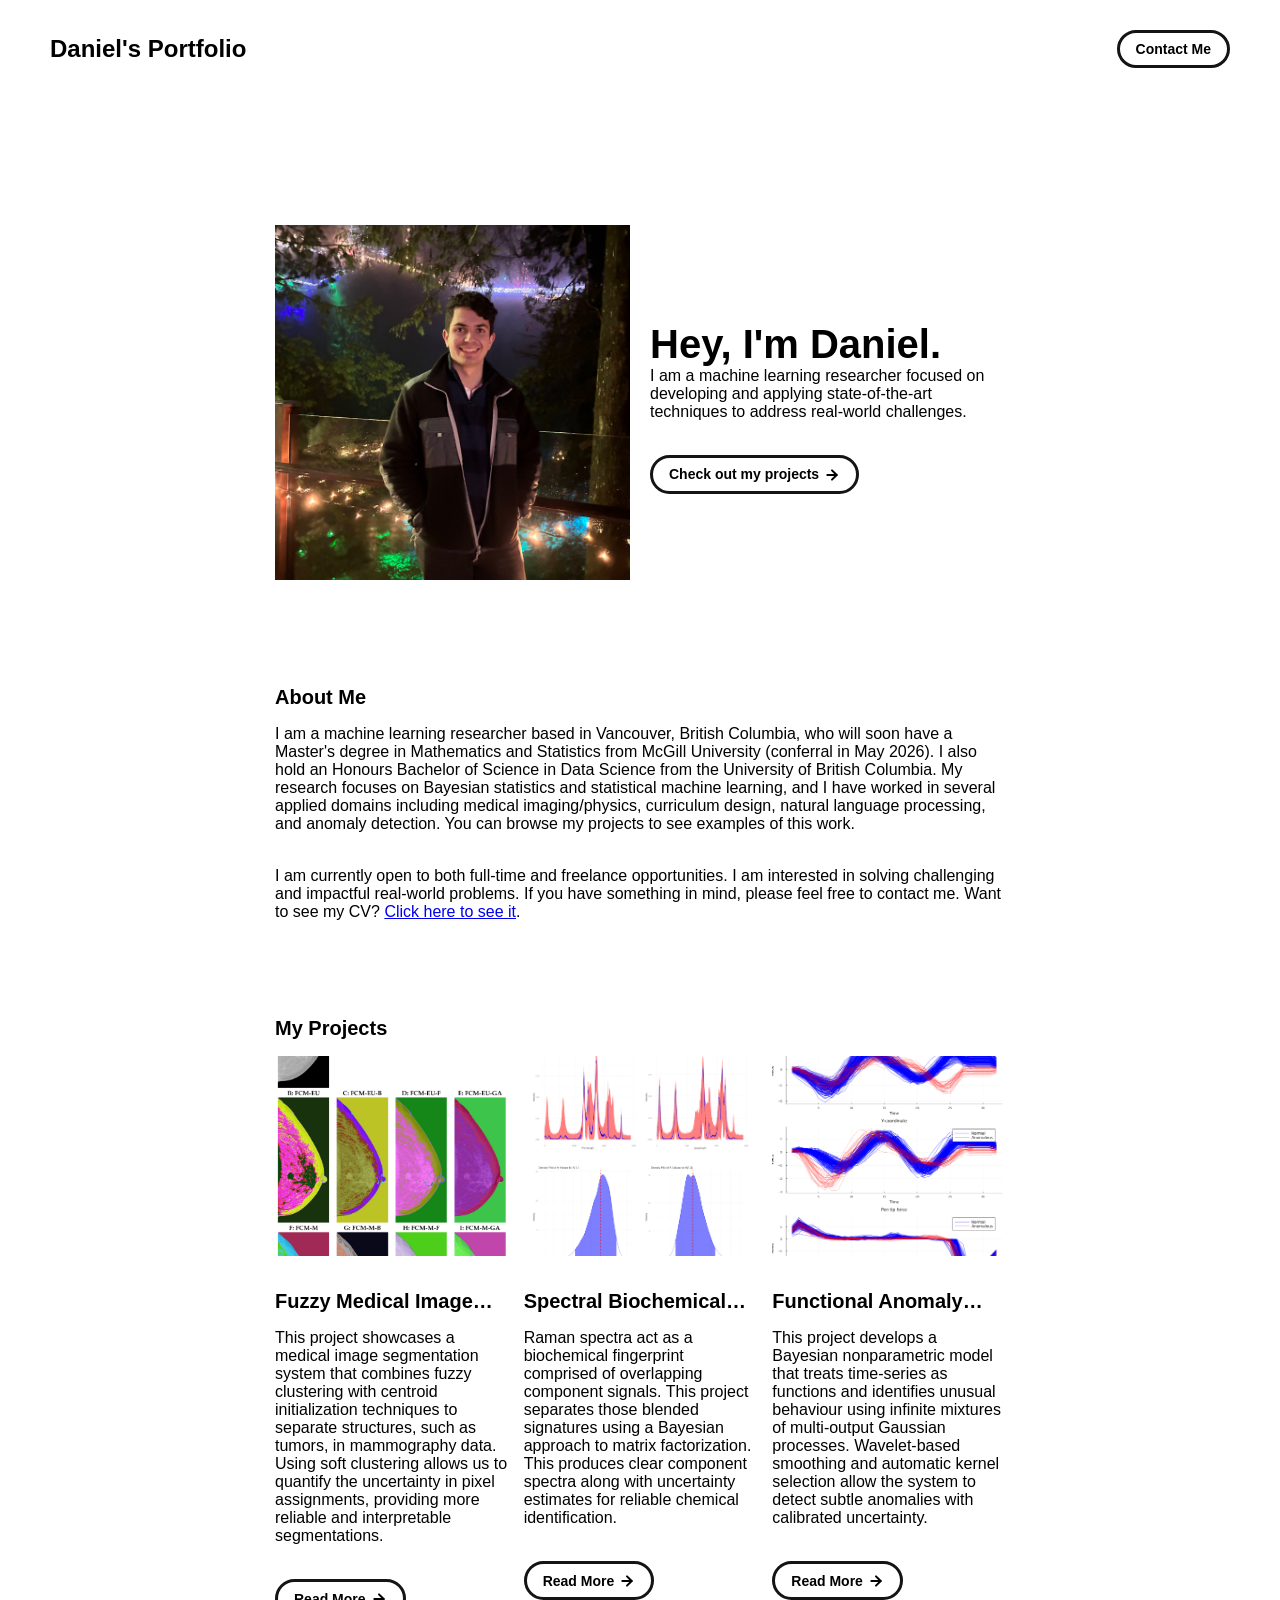
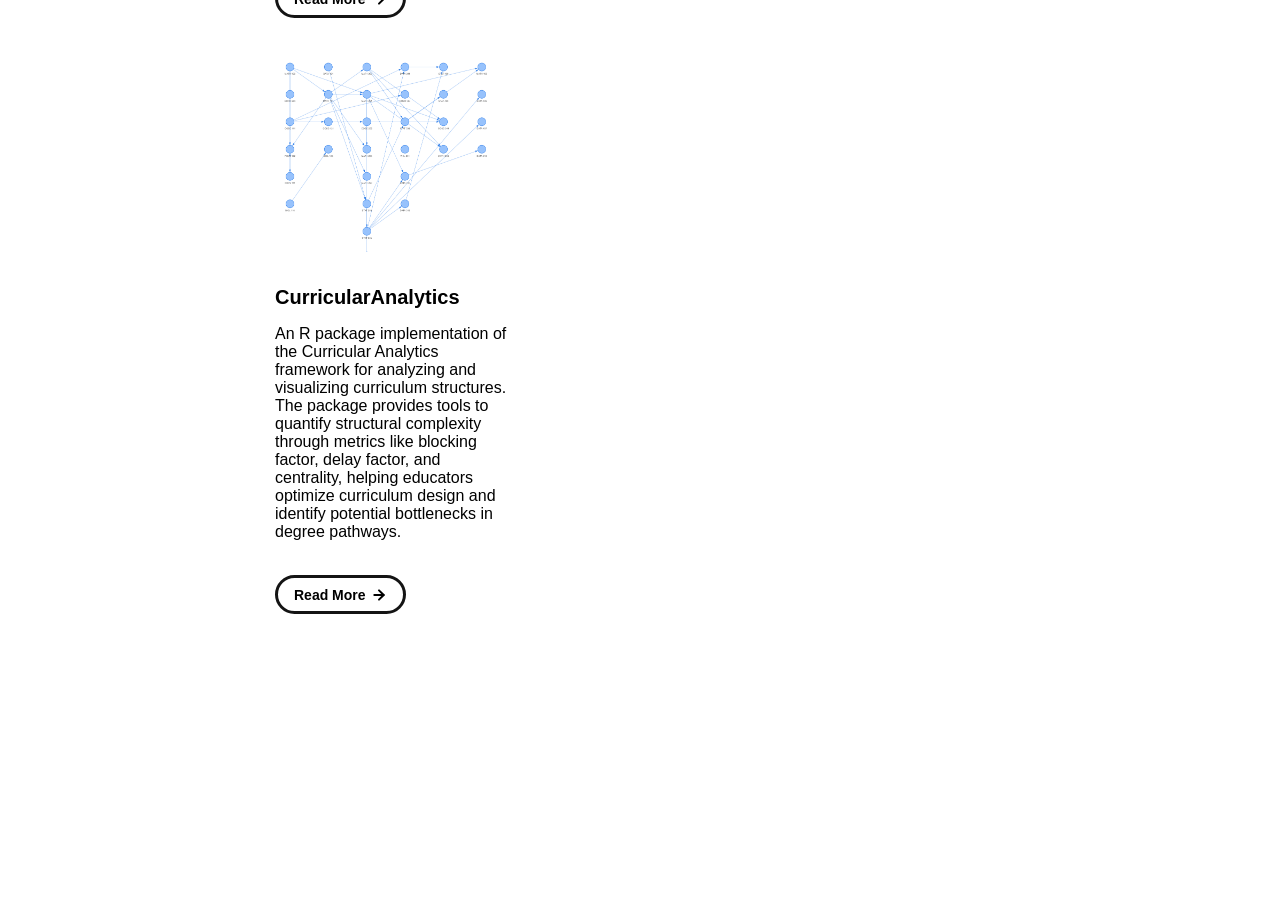
<file: index.html>
<!DOCTYPE html>
<html lang="en">
	<head>
		<meta charset="utf-8">

    <!-- 
      TODO

      Upload your Unemployable (or whatever photo you like) to the assets/images folder
      and change the name of the image below to match the uploaded one

      Change the title in the <title> tag to whatever you would like the title of your portfolio to be

      This should be the same across all pages.
     -->
    <!-- <link rel="icon" href="./assets/images/1311.png" /> -->
		<title>Daniel's Portfolio</title>
    <meta name="description" content="A portfolio template for the Unemployables community.">
    <meta name="viewport" content="width=device-width, initial-scale=1" />

		<link rel="stylesheet" href="./css/layout.css">
    <link rel="stylesheet" href="./css/typography.css">
    <link rel="stylesheet" href="./css/utilities.css">

		<script defer src="./js/script.js"></script>
	</head>
	<body>
    <!-- NAVBAR -->
    <div class="navbar">
      <a class="nav-title-link" href="./index.html">
        <!-- TODO - Change the "Portfolio Title" to whatever you want displayed in the top left -->
        <span class="nav-title">Daniel's Portfolio</span>
         <!-- TODO - Change the email after 'mailto:' to your email address for contact -->
        <a class="button" href="mailto:danielakrasnov@outlook.com">
          <span class="button-text">Contact Me</span>
        </a>
      </a>
    </div>

    <!-- MAIN PAGE CONTENT -->
    <div id="main-content">

      <!-- PORTFOLIO HEADER -->
      <div id="portfolio-header">
        <div id="portfolio-header-image-container">
          <!-- 
            TODO

            - Change the img "src" attribute to point to the Unemployable image you uploaded (or whatever image).
            - Change the number to point to your Unemployable & replace the OpenSea link with your own
            - If you aren't using an Unemployable as your image, remove the entire "a" element
          -->
          <img src="./assets/images/Profile Pics-1-001/Profile Pics/profpic3.HEIC" class="portfolio-header-image">
          <a class="no-underline" target="_blank" href="https://opensea.io/assets/0xe0be388ab81c47b0f098d2030a1c9ef190691a8a/1311">
            <span class="image-caption"></span>
          </a>
        </div>

          <!-- 
            TODO

            - Change the main-title to whatver you want
            - Change the body-text after that to a quick introduction to what you do
            - Edit the button text if you feel like it. It will link to the projects section below.
          -->
        <div id="portfolio-header-text-container">
            <div class="header-text">
              <span class="main-title">Hey, I'm Daniel.</span>
              <div class="body-text">I am a machine learning researcher focused on developing and applying state-of-the-art techniques to address real-world challenges.</div>
            </div>
            <a class="button" id="my-work-link">
              <span class="button-text">Check out my projects</span> 
              <image src="./assets/icons/arrow-right.svg" class="right-arrow-icon"/>
            </a>
        </div>
      </div>

      <!-- ABOUT SECTION -->
      <!-- 
        TODO

        - Change the subheader-text to whatever header you want
        - Add paragraphs using the <div class="body-text"></div> elements in the "about-section-content"
      -->
      <div id="about-section">
        <span class="subheader-text">About Me</span>
        <div class="about-section-content">
          <div class="body-text">I am a machine learning researcher based in Vancouver, British Columbia, who will soon have a Master's degree in Mathematics and Statistics from McGill University (conferral in May 2026). I also hold an Honours Bachelor of Science in Data Science from the University of British Columbia. My research focuses on Bayesian statistics and statistical machine learning, and I have worked in several applied domains including medical imaging/physics, curriculum design, natural language processing, and anomaly detection. You can browse my projects to see examples of this work.</div>
           <div class="body-text">I am currently open to both full-time and freelance opportunities. I am interested in solving challenging and impactful real-world problems. If you have something in mind, please feel free to contact me. Want to see my CV? <a href="./assets/projects/Daniel_Krasnov_CV.pdf" class="cv-link" target="_blank">Click here to see it</a>.</div>
        </div>
      </div>


      <!-- PROJECTS / MY WORK SECTION -->
      <div id="my-work-section">
        <!-- TODO - Change the subheader-text to whatever you want the Projects section header to say -->
        <span class="subheader-text">My Projects</span>

        <div class="projects-container">
          <!-- 
            TODO

            This is where the project cards live. Here's a base level project card for you to copy:
            <div class="project-card">
              <img src="./assets/images/IMAGE_NAME" class="project-image">
              <div class="project-card-text-container">
                <div class="subheader-text project-title">PROJECT_NAME</div>
                <div class="body-text project-card-text">SMALL_PROJECT_DESCRIPTION</div>
              </div>
              <a class="button" href="./project-pages/PROJECT_PAGE_NAME.html">
                <span class="button-text">Read More</span>
                <image src="./assets/icons/arrow-right.svg" class="right-arrow-icon"/>
              </a>
            </div>
            

            - To add a project to the this area, copy the above, paste it below this comment, and change the following:
                - IMAGE_NAME: the name of the image file in assets/images
                - PROJECT_NAME: the name of the project (keep it short, it only shows 1 line)
                - SMALL_PROJECT_DESCRIPTION: a quick project description (max 4 lines)
                - PROJECT_PAGE_NAME.html: the html filename for the project (must be in project-pages folder)
          -->

               <div class="project-card">
              <img src="./assets/images/entropy.png" class="project-image">
              <div class="project-card-text-container">
                <div class="subheader-text project-title">Fuzzy Medical Image Segmentation</div>
                <div class="body-text project-card-text">This project showcases a medical image segmentation system that combines fuzzy clustering with centroid initialization techniques to separate structures, such as tumors, in mammography data. Using soft clustering allows us to quantify the uncertainty in pixel assignments, providing more reliable and interpretable segmentations.</div>
              </div>
              <a class="button" href="./assets/projects/FCM project/example.html">
                <span class="button-text">Read More</span>
                <image src="./assets/icons/arrow-right.svg" class="right-arrow-icon"/>
              </a>
            </div>

          <div class="project-card">
            <img src="./assets/images/project-2-img-1.PNG" class="project-image">
            <div class="project-card-text-container">
              <div class="subheader-text project-title">Spectral Biochemical Identification</div>
              <div class="body-text project-card-text">Raman spectra act as a biochemical fingerprint comprised of overlapping component signals. This project separates those blended signatures using a Bayesian approach to matrix factorization. This produces clear component spectra along with uncertainty estimates for reliable chemical identification.  

              </div>
            </div>
            <a class="button" href="./assets/projects/GBR-NMF/project-4.html">
              <span class="button-text">Read More</span>
              <image src="./assets/icons/arrow-right.svg" class="right-arrow-icon"/>
            </a>
          </div>

          <div class="project-card">
            <img src="./assets/images/project-3-img-1.png" class="project-image">
            <div class="project-card-text-container">
              <div class="subheader-text project-title">Functional Anomaly Detection</div>
              <div class="body-text project-card-text">This project develops a Bayesian nonparametric model that treats time-series as functions and identifies unusual behaviour using infinite mixtures of multi-output Gaussian processes. Wavelet-based smoothing and automatic kernel selection allow the system to detect subtle anomalies with calibrated uncertainty.</div>
            </div>
            <a class="button" href="./assets/projects/WICMAD Project/wicmad_method_example.html">
              <span class="button-text">Read More</span>
              <image src="./assets/icons/arrow-right.svg" class="right-arrow-icon"/>
            </a>
          </div>

          <div class="project-card">
            <img src="./assets/images/project-5-cover.png" class="project-image">
            <div class="project-card-text-container">
              <div class="subheader-text project-title">CurricularAnalytics</div>
              <div class="body-text project-card-text">An R package implementation of the Curricular Analytics framework for analyzing and visualizing curriculum structures. The package provides tools to quantify structural complexity through metrics like blocking factor, delay factor, and centrality, helping educators optimize curriculum design and identify potential bottlenecks in degree pathways.</div>
            </div>
            <a class="button" href="https://cran.r-project.org/web/packages/CurricularAnalytics/vignettes/CurricularAnalytics.html" target="_blank">
              <span class="button-text">Read More</span>
              <image src="./assets/icons/arrow-right.svg" class="right-arrow-icon"/>
            </a>
          </div>
        </div>
      </div>

      <!-- BLOG SECTION -->
      <!-- <div id="blog-section">
        <span class="subheader-text">Blog</span>

        <div class="projects-container">
          <div class="project-card">
            <img src="./assets/images/desktop.jpeg" class="project-image">
            <div class="project-card-text-container">
              <div class="subheader-text project-title">Understanding Bayesian Statistics</div>
              <div class="body-text project-card-text">A comprehensive guide to Bayesian inference and its applications in modern machine learning. Learn how to apply Bayesian methods to real-world problems.</div>
            </div>
            <a class="button" href="./blog-pages/article-1.html">
              <span class="button-text">Read Article</span>
              <image src="./assets/icons/arrow-right.svg" class="right-arrow-icon"/>
            </a>
          </div>
          <div class="project-card">
            <img src="./assets/images/code.jpeg" class="project-image">
            <div class="project-card-text-container">
              <div class="subheader-text project-title">Deep Learning Fundamentals</div>
              <div class="body-text project-card-text">An introduction to neural networks, backpropagation, and the building blocks of deep learning architectures. Perfect for beginners.</div>
            </div>
            <a class="button" href="./blog-pages/article-2.html">
              <span class="button-text">Read Article</span>
              <image src="./assets/icons/arrow-right.svg" class="right-arrow-icon"/>
            </a>
          </div>
          <div class="project-card">
            <img src="./assets/images/sketchbook.jpeg" class="project-image">
            <div class="project-card-text-container">
              <div class="subheader-text project-title">Data-Driven Curriculum Design</div>
              <div class="body-text project-card-text">Exploring how data science can revolutionize education through personalized learning paths and adaptive curriculum development.</div>
            </div>
            <a class="button" href="./blog-pages/article-3.html">
              <span class="button-text">Read Article</span>
              <image src="./assets/icons/arrow-right.svg" class="right-arrow-icon"/>
            </a>
          </div>
        </div>
      </div> -->
    </div>

    <!-- FOOTER -->
    <div id="footer">
    </div>

	</body>
</html>
</file>
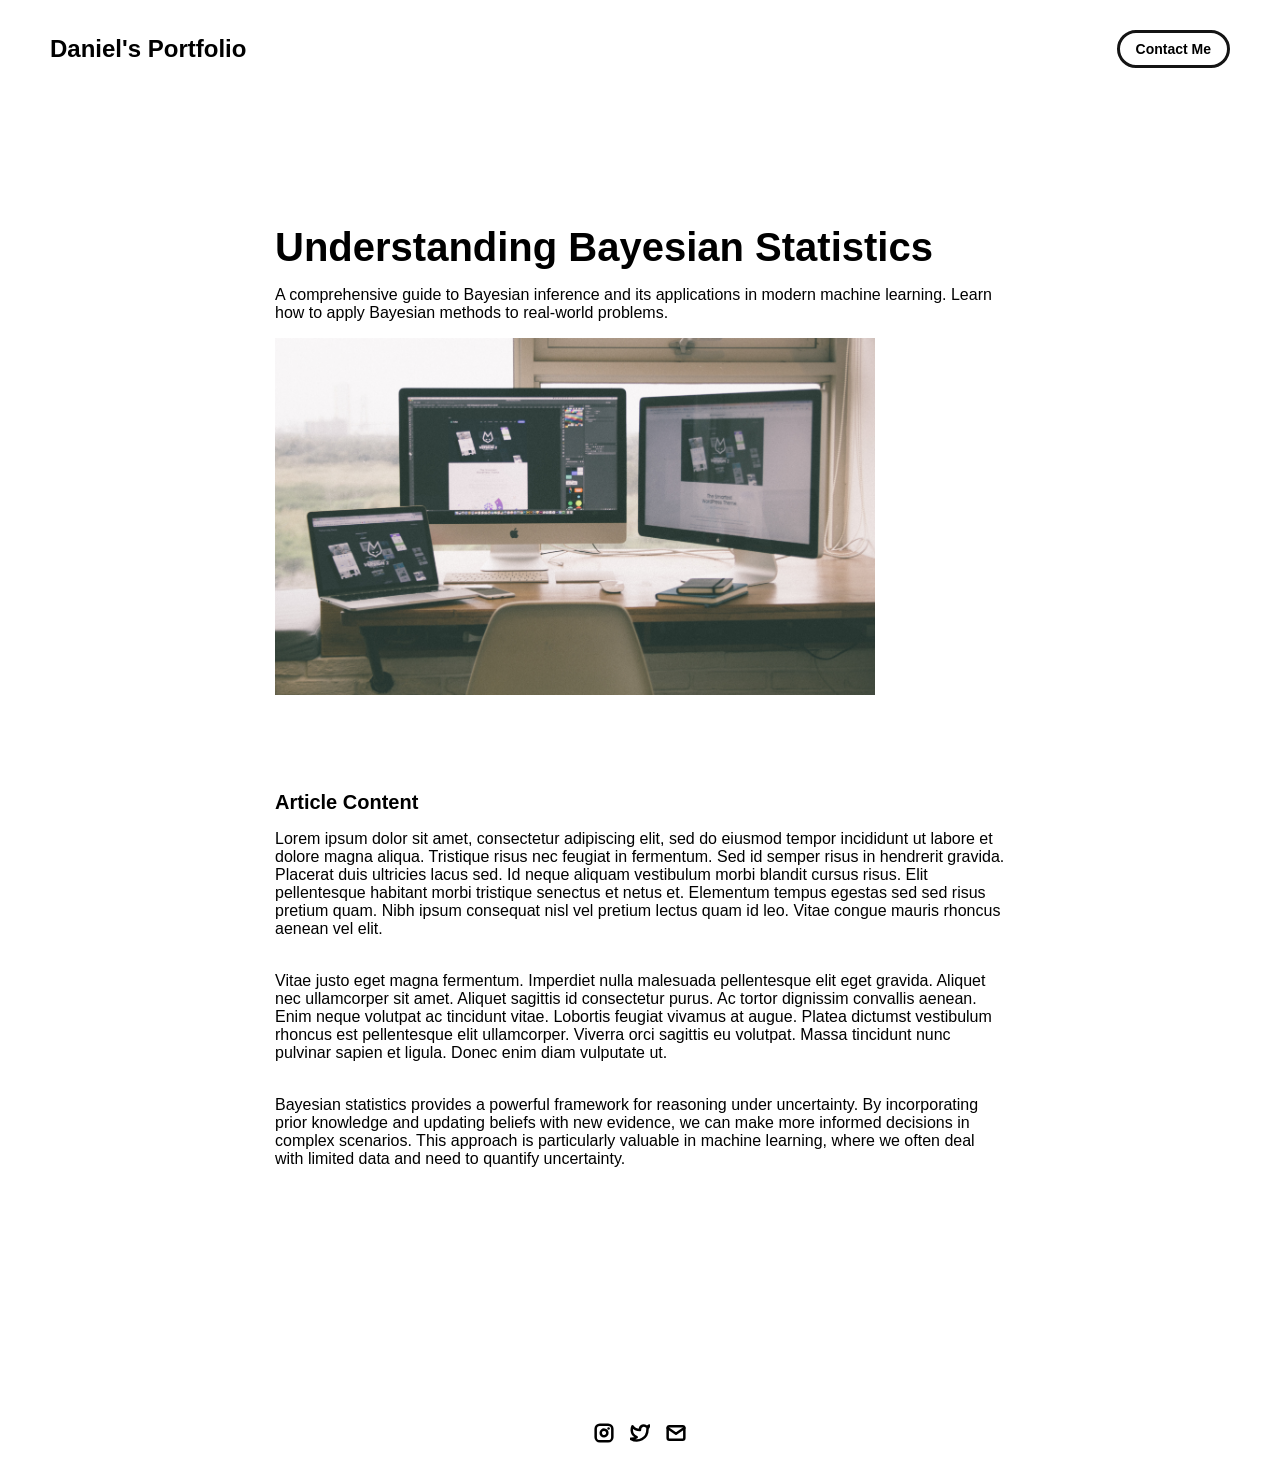
<file: blog-pages/article-1.html>
<!DOCTYPE html>
<html lang="en">
	<head>
		<meta charset="utf-8">
		<link rel="icon" href="../assets/images/1311.png" />
		<title>Understanding Bayesian Statistics - Unemployables Portfolio</title>
		<meta name="description" content="A comprehensive guide to Bayesian inference and its applications in modern machine learning.">
		<meta name="viewport" content="width=device-width, initial-scale=1" />

		<link rel="stylesheet" href="../css/layout.css">
		<link rel="stylesheet" href="../css/typography.css">
		<link rel="stylesheet" href="../css/utilities.css">

		<script defer src="../js/script.js"></script>
	</head>
	<body>
		<!-- NAVBAR -->
		<div class="navbar">
			<a class="nav-title-link" href="../index.html">
				<span class="nav-title">Daniel's Portfolio</span>
				<a class="button" href="mailto:danielakrasnov@outlook.com">
					<span class="button-text">Contact Me</span>
				</a>
			</a>
		</div>

		<!-- MAIN PAGE CONTENT -->
		<div id="main-content">
			<!-- ARTICLE HEADER -->
			<div id="project-header">
				<div class="main-title">Understanding Bayesian Statistics</div>
				<div class="body-text">A comprehensive guide to Bayesian inference and its applications in modern machine learning. Learn how to apply Bayesian methods to real-world problems.</div>
				<image class="project-header-image" src="../assets/images/desktop.jpeg">
			</div>

			<!-- ARTICLE CONTENT -->
			<div id="project-details">
				<div class="subheader-text">Article Content</div>
				<div class="project-details-content">
					<div class="body-text">Lorem ipsum dolor sit amet, consectetur adipiscing elit, sed do eiusmod tempor incididunt ut labore et dolore magna aliqua. Tristique risus nec feugiat in fermentum. Sed id semper risus in hendrerit gravida. Placerat duis ultricies lacus sed. Id neque aliquam vestibulum morbi blandit cursus risus. Elit pellentesque habitant morbi tristique senectus et netus et. Elementum tempus egestas sed sed risus pretium quam. Nibh ipsum consequat nisl vel pretium lectus quam id leo. Vitae congue mauris rhoncus aenean vel elit.</div>
					<div class="body-text">Vitae justo eget magna fermentum. Imperdiet nulla malesuada pellentesque elit eget gravida. Aliquet nec ullamcorper sit amet. Aliquet sagittis id consectetur purus. Ac tortor dignissim convallis aenean. Enim neque volutpat ac tincidunt vitae. Lobortis feugiat vivamus at augue. Platea dictumst vestibulum rhoncus est pellentesque elit ullamcorper. Viverra orci sagittis eu volutpat. Massa tincidunt nunc pulvinar sapien et ligula. Donec enim diam vulputate ut.</div>
					<div class="body-text">Bayesian statistics provides a powerful framework for reasoning under uncertainty. By incorporating prior knowledge and updating beliefs with new evidence, we can make more informed decisions in complex scenarios. This approach is particularly valuable in machine learning, where we often deal with limited data and need to quantify uncertainty.</div>
				</div>
			</div>
		</div>

		<!-- FOOTER -->
		<div id="footer">
			<a class="icon-link" target="_blank" href="https://twitter.com/whitevans_eth">
				<image src="../assets/icons/instagram.svg" class="footer-icon"/>
			</a>
			<a class="icon-link" target="_blank" href="https://twitter.com/whitevans_eth">
				<image src="../assets/icons/twitter.svg" class="footer-icon"/>
			</a>
			<a class="icon-link" href="mailto:danielakrasnov@outlook.com">
				<image src="../assets/icons/mail.svg" class="footer-icon"/>
			</a>
		</div>
	</body>
</html>
</file>
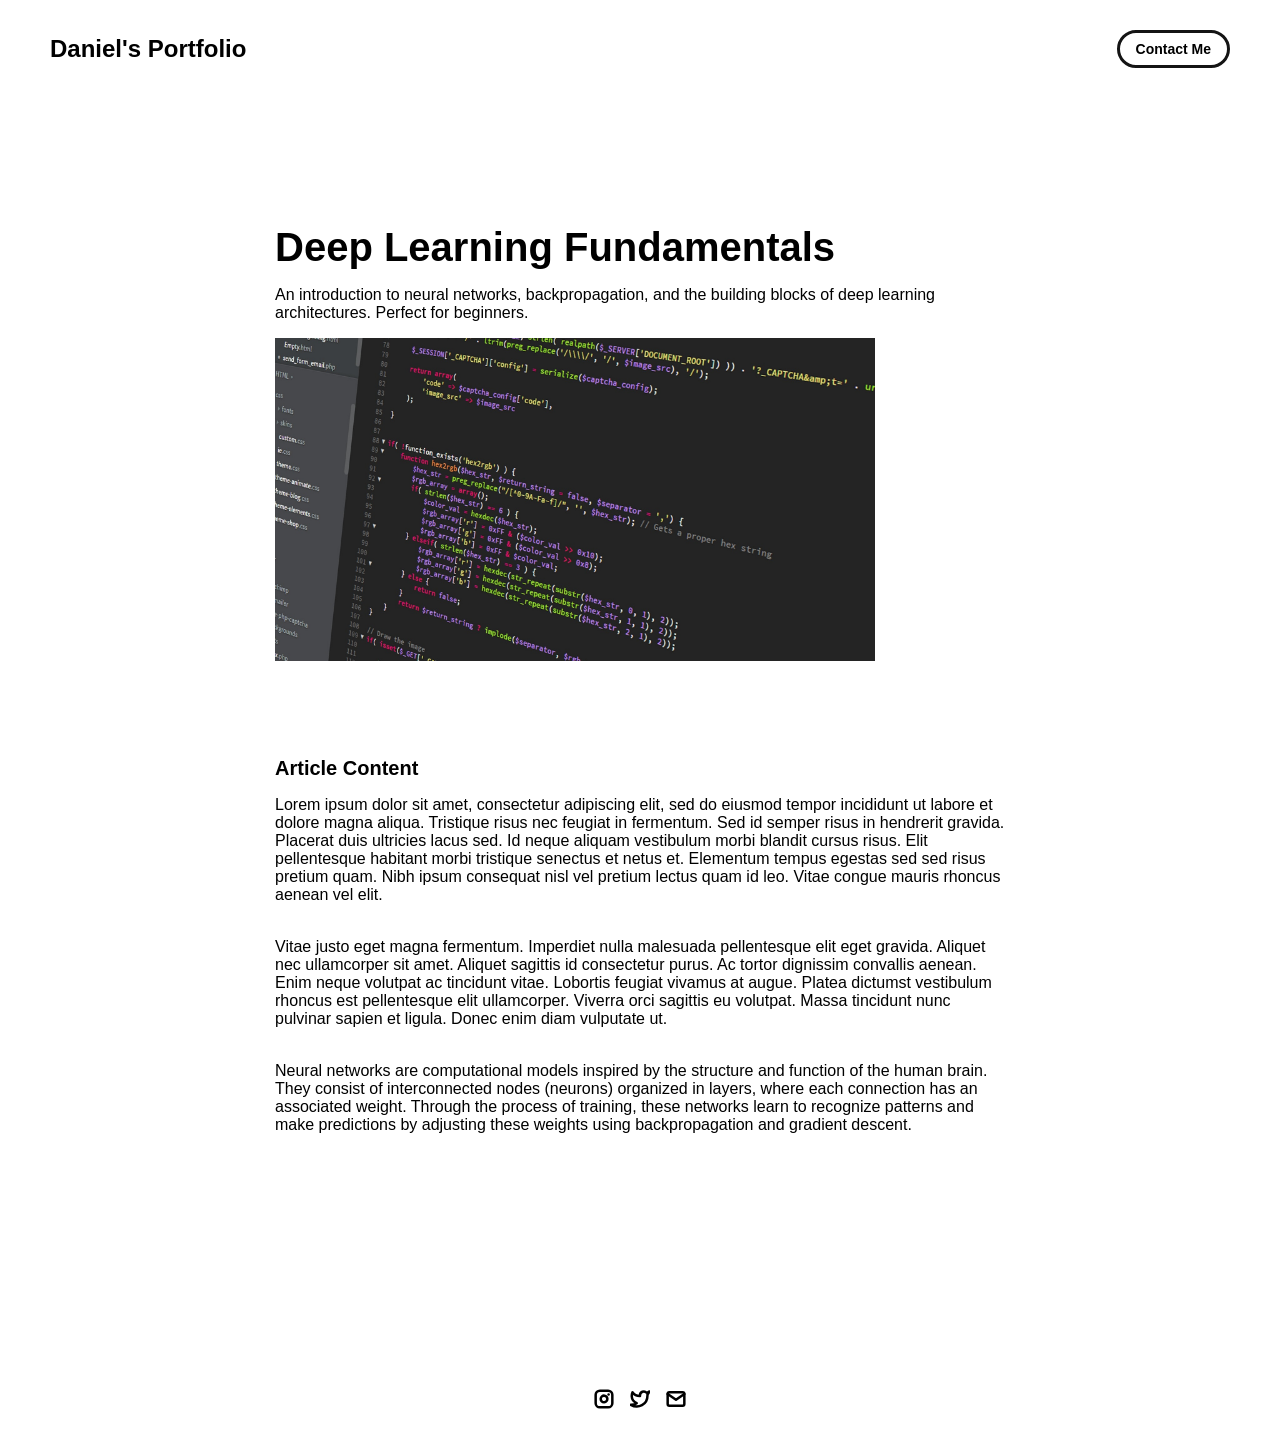
<file: blog-pages/article-2.html>
<!DOCTYPE html>
<html lang="en">
	<head>
		<meta charset="utf-8">
		<link rel="icon" href="../assets/images/1311.png" />
		<title>Deep Learning Fundamentals - Unemployables Portfolio</title>
		<meta name="description" content="An introduction to neural networks, backpropagation, and the building blocks of deep learning architectures.">
		<meta name="viewport" content="width=device-width, initial-scale=1" />

		<link rel="stylesheet" href="../css/layout.css">
		<link rel="stylesheet" href="../css/typography.css">
		<link rel="stylesheet" href="../css/utilities.css">

		<script defer src="../js/script.js"></script>
	</head>
	<body>
		<!-- NAVBAR -->
		<div class="navbar">
			<a class="nav-title-link" href="../index.html">
				<span class="nav-title">Daniel's Portfolio</span>
				<a class="button" href="mailto:danielakrasnov@outlook.com">
					<span class="button-text">Contact Me</span>
				</a>
			</a>
		</div>

		<!-- MAIN PAGE CONTENT -->
		<div id="main-content">
			<!-- ARTICLE HEADER -->
			<div id="project-header">
				<div class="main-title">Deep Learning Fundamentals</div>
				<div class="body-text">An introduction to neural networks, backpropagation, and the building blocks of deep learning architectures. Perfect for beginners.</div>
				<image class="project-header-image" src="../assets/images/code.jpeg">
			</div>

			<!-- ARTICLE CONTENT -->
			<div id="project-details">
				<div class="subheader-text">Article Content</div>
				<div class="project-details-content">
					<div class="body-text">Lorem ipsum dolor sit amet, consectetur adipiscing elit, sed do eiusmod tempor incididunt ut labore et dolore magna aliqua. Tristique risus nec feugiat in fermentum. Sed id semper risus in hendrerit gravida. Placerat duis ultricies lacus sed. Id neque aliquam vestibulum morbi blandit cursus risus. Elit pellentesque habitant morbi tristique senectus et netus et. Elementum tempus egestas sed sed risus pretium quam. Nibh ipsum consequat nisl vel pretium lectus quam id leo. Vitae congue mauris rhoncus aenean vel elit.</div>
					<div class="body-text">Vitae justo eget magna fermentum. Imperdiet nulla malesuada pellentesque elit eget gravida. Aliquet nec ullamcorper sit amet. Aliquet sagittis id consectetur purus. Ac tortor dignissim convallis aenean. Enim neque volutpat ac tincidunt vitae. Lobortis feugiat vivamus at augue. Platea dictumst vestibulum rhoncus est pellentesque elit ullamcorper. Viverra orci sagittis eu volutpat. Massa tincidunt nunc pulvinar sapien et ligula. Donec enim diam vulputate ut.</div>
					<div class="body-text">Neural networks are computational models inspired by the structure and function of the human brain. They consist of interconnected nodes (neurons) organized in layers, where each connection has an associated weight. Through the process of training, these networks learn to recognize patterns and make predictions by adjusting these weights using backpropagation and gradient descent.</div>
				</div>
			</div>
		</div>

		<!-- FOOTER -->
		<div id="footer">
			<a class="icon-link" target="_blank" href="https://twitter.com/whitevans_eth">
				<image src="../assets/icons/instagram.svg" class="footer-icon"/>
			</a>
			<a class="icon-link" target="_blank" href="https://twitter.com/whitevans_eth">
				<image src="../assets/icons/twitter.svg" class="footer-icon"/>
			</a>
			<a class="icon-link" href="mailto:danielakrasnov@outlook.com">
				<image src="../assets/icons/mail.svg" class="footer-icon"/>
			</a>
		</div>
	</body>
</html>
</file>
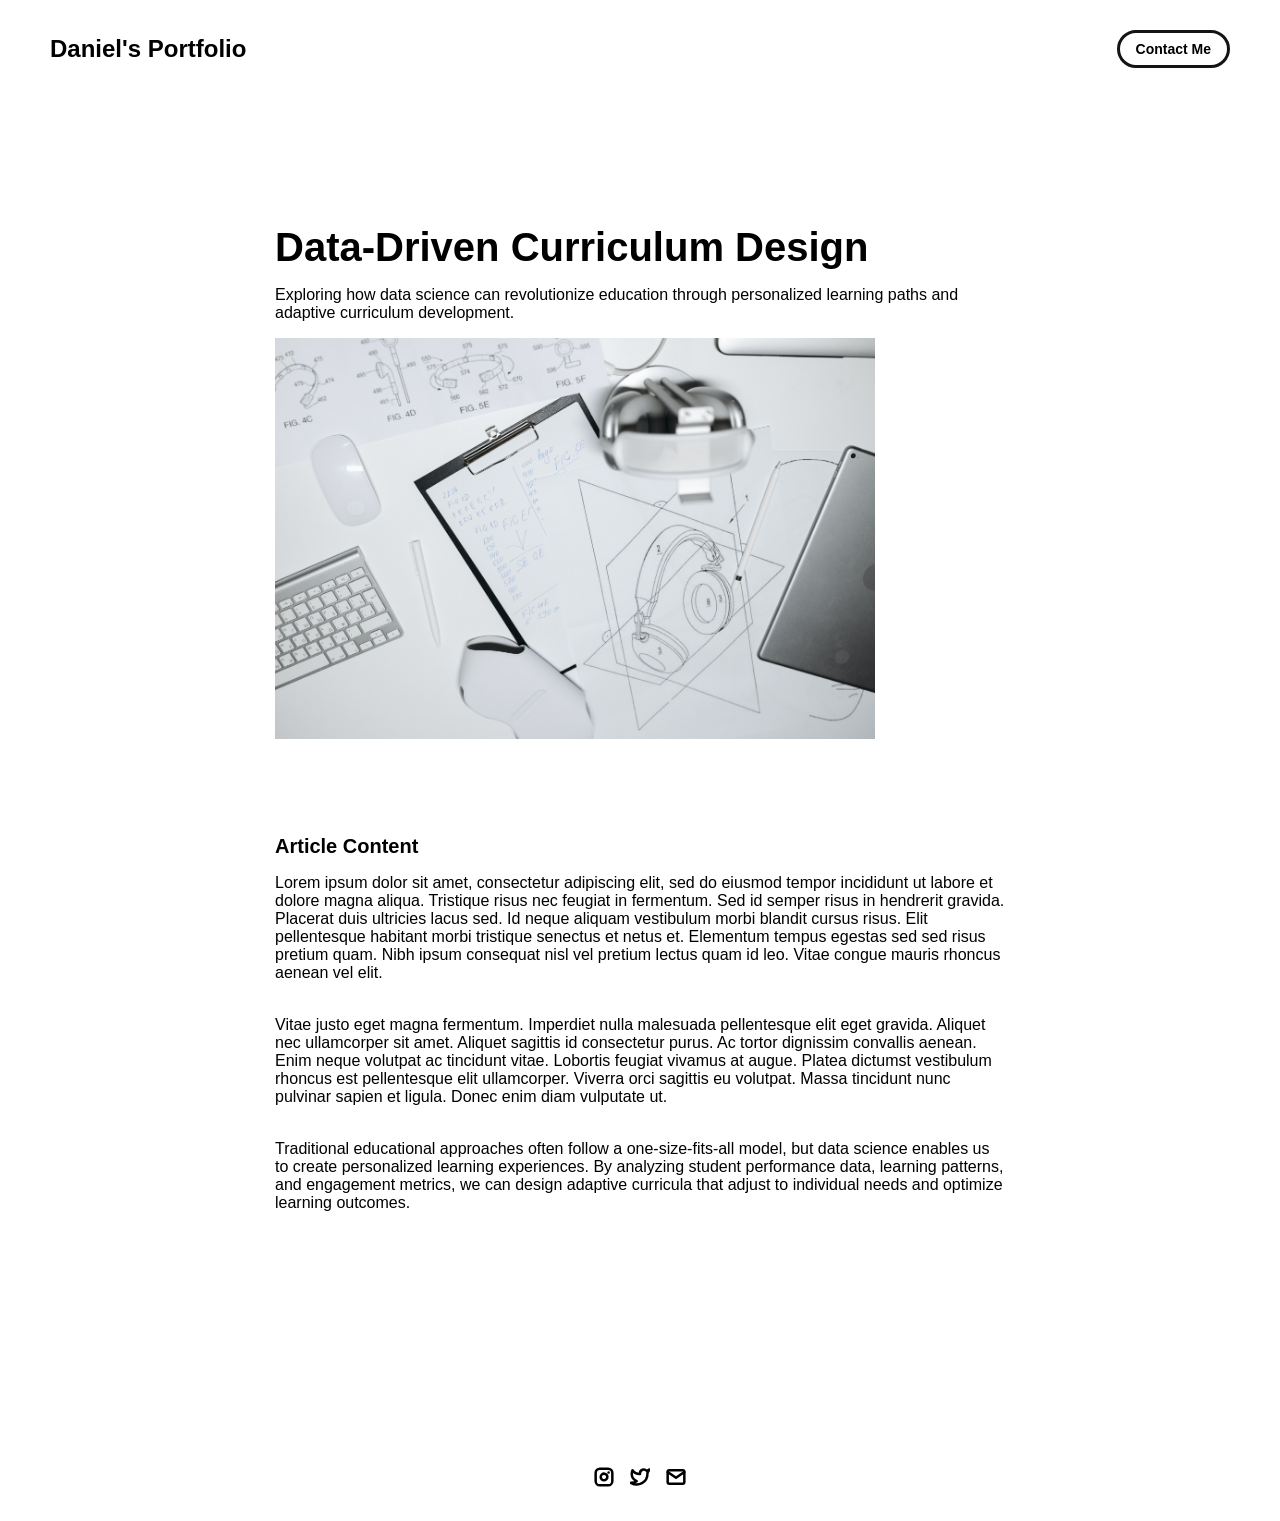
<file: blog-pages/article-3.html>
<!DOCTYPE html>
<html lang="en">
	<head>
		<meta charset="utf-8">
		<link rel="icon" href="../assets/images/1311.png" />
		<title>Data-Driven Curriculum Design - Unemployables Portfolio</title>
		<meta name="description" content="Exploring how data science can revolutionize education through personalized learning paths.">
		<meta name="viewport" content="width=device-width, initial-scale=1" />

		<link rel="stylesheet" href="../css/layout.css">
		<link rel="stylesheet" href="../css/typography.css">
		<link rel="stylesheet" href="../css/utilities.css">

		<script defer src="../js/script.js"></script>
	</head>
	<body>
		<!-- NAVBAR -->
		<div class="navbar">
			<a class="nav-title-link" href="../index.html">
				<span class="nav-title">Daniel's Portfolio</span>
				<a class="button" href="mailto:danielakrasnov@outlook.com">
					<span class="button-text">Contact Me</span>
				</a>
			</a>
		</div>

		<!-- MAIN PAGE CONTENT -->
		<div id="main-content">
			<!-- ARTICLE HEADER -->
			<div id="project-header">
				<div class="main-title">Data-Driven Curriculum Design</div>
				<div class="body-text">Exploring how data science can revolutionize education through personalized learning paths and adaptive curriculum development.</div>
				<image class="project-header-image" src="../assets/images/sketchbook.jpeg">
			</div>

			<!-- ARTICLE CONTENT -->
			<div id="project-details">
				<div class="subheader-text">Article Content</div>
				<div class="project-details-content">
					<div class="body-text">Lorem ipsum dolor sit amet, consectetur adipiscing elit, sed do eiusmod tempor incididunt ut labore et dolore magna aliqua. Tristique risus nec feugiat in fermentum. Sed id semper risus in hendrerit gravida. Placerat duis ultricies lacus sed. Id neque aliquam vestibulum morbi blandit cursus risus. Elit pellentesque habitant morbi tristique senectus et netus et. Elementum tempus egestas sed sed risus pretium quam. Nibh ipsum consequat nisl vel pretium lectus quam id leo. Vitae congue mauris rhoncus aenean vel elit.</div>
					<div class="body-text">Vitae justo eget magna fermentum. Imperdiet nulla malesuada pellentesque elit eget gravida. Aliquet nec ullamcorper sit amet. Aliquet sagittis id consectetur purus. Ac tortor dignissim convallis aenean. Enim neque volutpat ac tincidunt vitae. Lobortis feugiat vivamus at augue. Platea dictumst vestibulum rhoncus est pellentesque elit ullamcorper. Viverra orci sagittis eu volutpat. Massa tincidunt nunc pulvinar sapien et ligula. Donec enim diam vulputate ut.</div>
					<div class="body-text">Traditional educational approaches often follow a one-size-fits-all model, but data science enables us to create personalized learning experiences. By analyzing student performance data, learning patterns, and engagement metrics, we can design adaptive curricula that adjust to individual needs and optimize learning outcomes.</div>
				</div>
			</div>
		</div>

		<!-- FOOTER -->
		<div id="footer">
			<a class="icon-link" target="_blank" href="https://twitter.com/whitevans_eth">
				<image src="../assets/icons/instagram.svg" class="footer-icon"/>
			</a>
			<a class="icon-link" target="_blank" href="https://twitter.com/whitevans_eth">
				<image src="../assets/icons/twitter.svg" class="footer-icon"/>
			</a>
			<a class="icon-link" href="mailto:danielakrasnov@outlook.com">
				<image src="../assets/icons/mail.svg" class="footer-icon"/>
			</a>
		</div>
	</body>
</html>
</file>
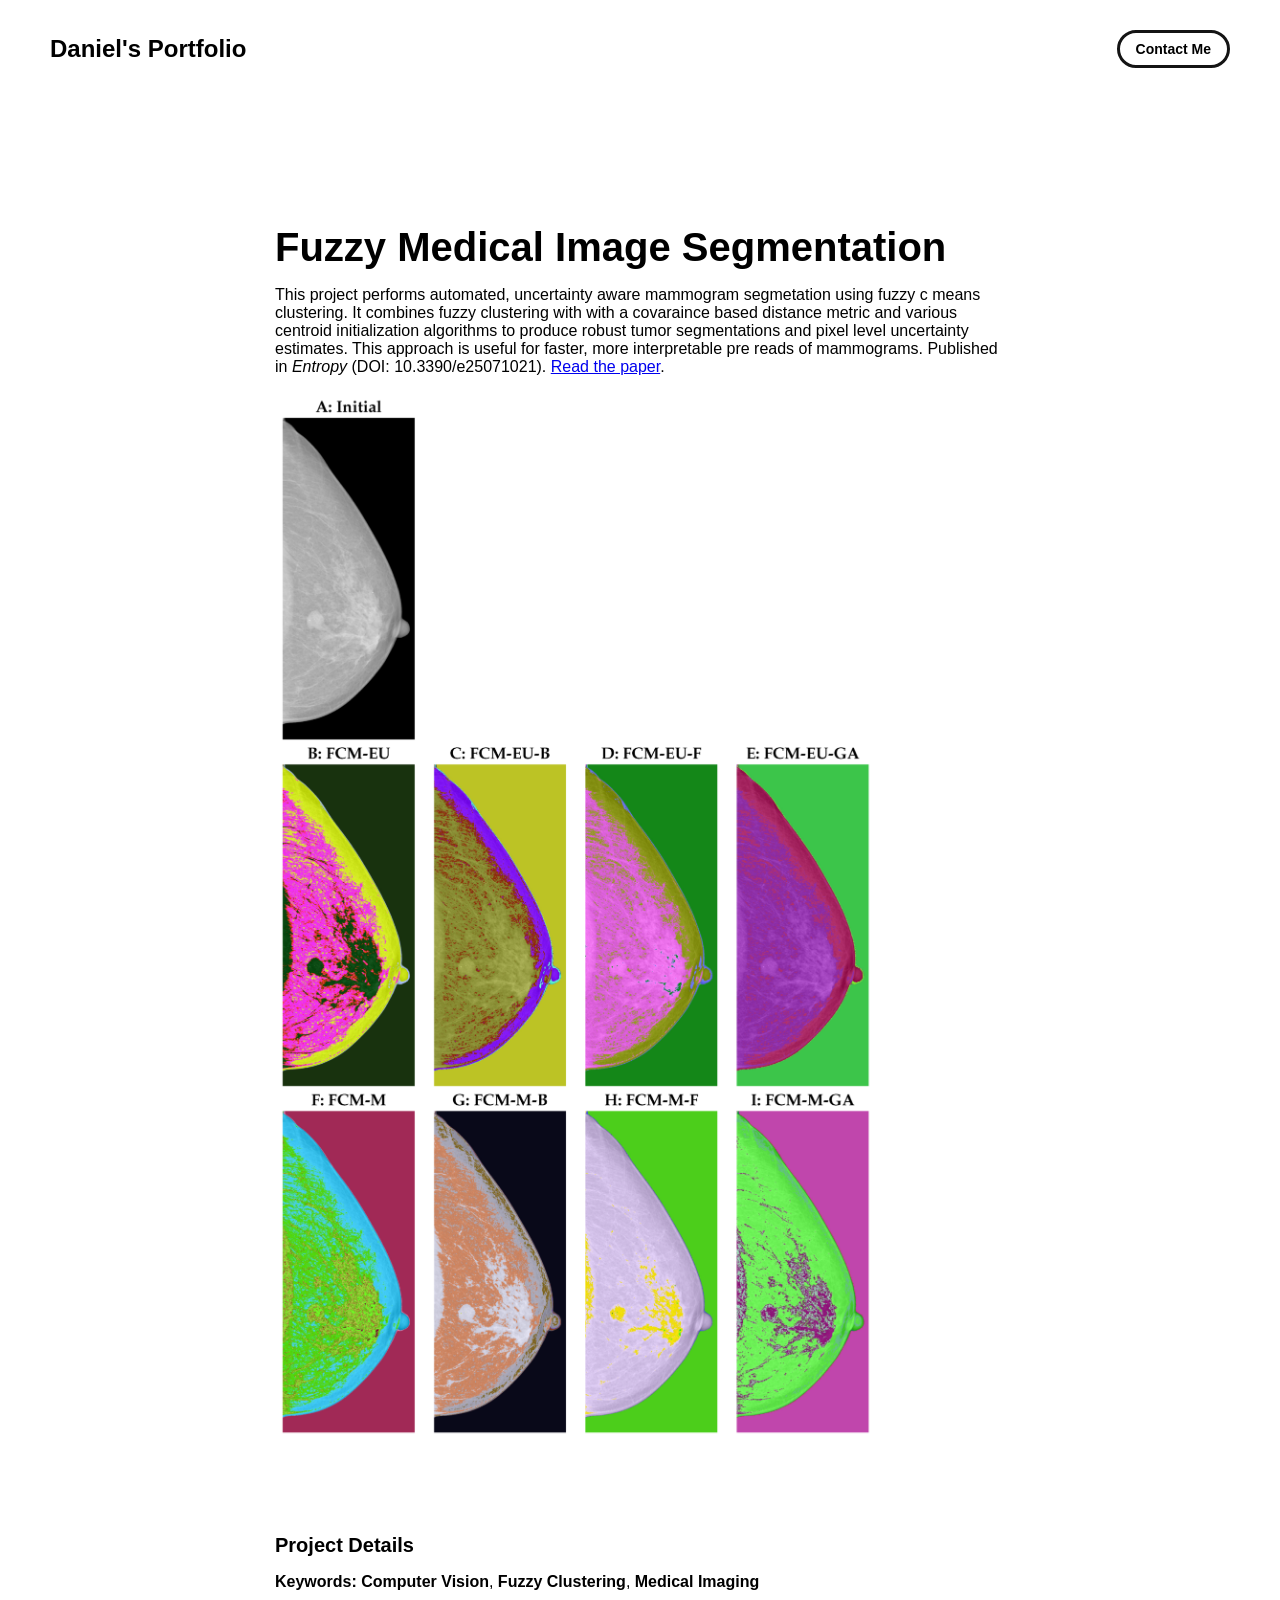
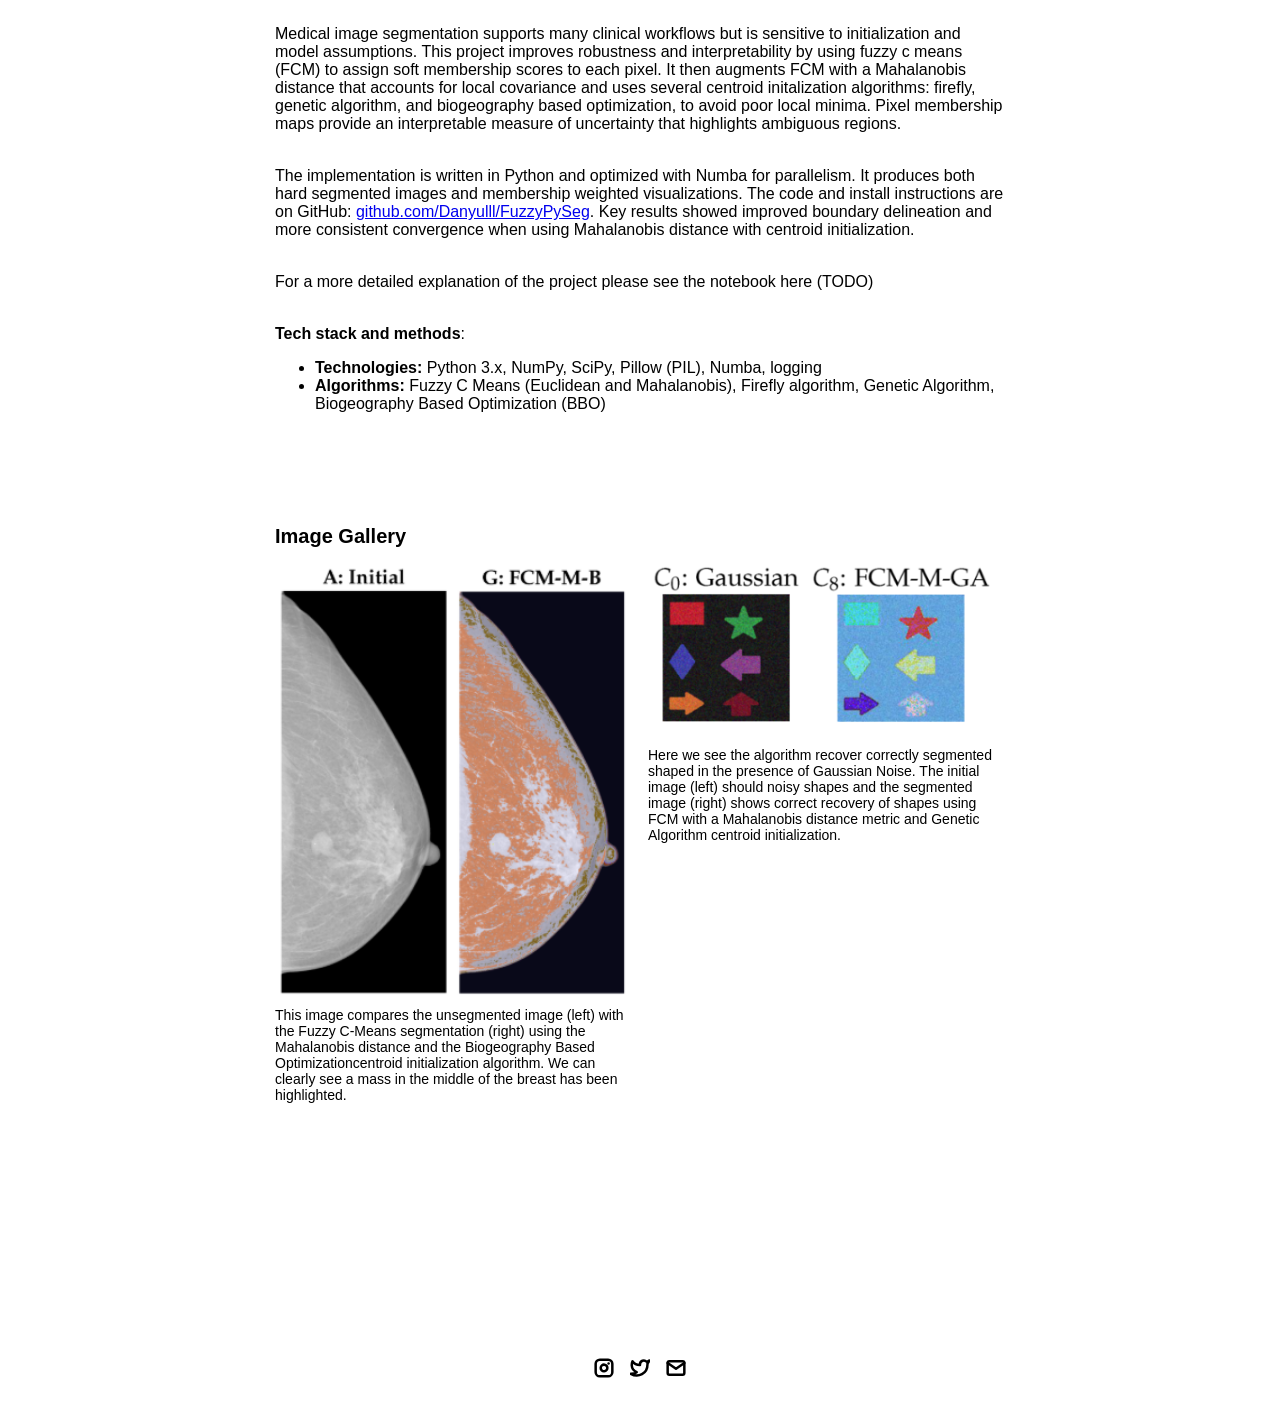
<file: project-pages/project-1.html>
<!DOCTYPE html>
<html lang="en">
  <head>
    <meta charset="utf-8">
    <title>Daniel's Portfolio</title>
    <meta name="description" content="Fuzzy medical image segmentation - Daniel Krasnov">
    <meta name="viewport" content="width=device-width, initial-scale=1" />
    <link rel="icon" href="../assets/images/1311.png" />
    <link rel="stylesheet" href="../css/layout.css">
    <link rel="stylesheet" href="../css/typography.css">
    <link rel="stylesheet" href="../css/utilities.css">
    <script defer src="../js/script.js"></script>
  </head>

  <body>
    <!-- NAVBAR -->
    <div class="navbar">
      <a class="nav-title-link" href="../index.html">
        <span class="nav-title">Daniel's Portfolio</span>
      </a>
      <a class="button" href="mailto:danielakrasnov@outlook.com">
        <span class="button-text">Contact Me</span>
      </a>
    </div>

    <!-- MAIN PAGE CONTENT -->
    <div id="main-content">

      <!-- PROJECT HEADER -->
      <div id="project-header">
        <div class="main-title">Fuzzy Medical Image Segmentation</div>

        <div class="body-text">
          This project performs automated, uncertainty aware mammogram segmetation using fuzzy c means clustering. It combines fuzzy clustering with with a covaraince based distance metric and various centroid initialization algorithms to produce robust tumor segmentations and pixel level uncertainty estimates. This approach is useful for faster, more interpretable pre reads of mammograms. Published in <em>Entropy</em> (DOI: 10.3390/e25071021). <a href="https://doi.org/10.3390/e25071021" target="_blank" rel="noopener noreferrer">Read the paper</a>.
        </div>

        <img class="project-header-image" src="../assets/images/entropy.png" alt="Entropy publication cover">
      </div>

      <!-- PROJECT DETAILS -->
      <div id="project-details">
        <div class="subheader-text">Project Details</div>
        <div class="project-details-content">
          <div class="body-text">
            <strong>Keywords:</strong> <strong>Computer Vision</strong>, <strong>Fuzzy Clustering</strong>, <strong>Medical Imaging</strong>
          </div>

          <div class="body-text">
            Medical image segmentation supports many clinical workflows but is sensitive to initialization and model assumptions. This project improves robustness and interpretability by using fuzzy c means (FCM) to assign soft membership scores to each pixel. It then augments FCM with a Mahalanobis distance that accounts for local covariance and uses several centroid initalization algorithms: firefly, genetic algorithm, and biogeography based optimization, to avoid poor local minima. Pixel membership maps provide an interpretable measure of uncertainty that highlights ambiguous regions.
          </div>

          <div class="body-text">
            The implementation is written in Python and optimized with Numba for parallelism. It produces both hard segmented images and membership weighted visualizations. The code and install instructions are on GitHub: <a href="https://github.com/Danyulll/FuzzyPySeg" target="_blank" rel="noopener noreferrer">github.com/Danyulll/FuzzyPySeg</a>. Key results showed improved boundary delineation and more consistent convergence when using Mahalanobis distance with centroid initialization.
          </div>

          <div class="body-text">
            For a more detailed explanation of the project please see the notebook here (TODO)
          </div>

          <div class="body-text">
            <strong>Tech stack and methods</strong>:
            <ul>
              <li><strong>Technologies:</strong> Python 3.x, NumPy, SciPy, Pillow (PIL), Numba, logging</li>
              <li><strong>Algorithms:</strong> Fuzzy C Means (Euclidean and Mahalanobis), Firefly algorithm, Genetic Algorithm, Biogeography Based Optimization (BBO)</li>
            </ul>
          </div>


        </div>
      </div>

      <!-- IMAGE GALLERY -->
      <div id="project-gallery">
        <div class="subheader-text">Image Gallery</div>
        <div class="project-gallery-content">

          <div class="gallery-image-container half-width">
            <img src="../assets/images/project-1-img-1.png" class="gallery-image" alt="Code snippet">
            <span class="image-caption">This image compares the unsegmented image (left) with the Fuzzy C-Means segmentation (right) using the Mahalanobis distance and the Biogeography Based Optimizationcentroid initialization algorithm. We can clearly see a mass in the middle of the breast has been highlighted.</span>
          </div>

          <div class="gallery-image-container half-width">
            <img src="../assets/images/project-1-img-2.png" class="gallery-image" alt="Input mammogram">
            <span class="image-caption">Here we see the algorithm recover correctly segmented shaped in the presence of Gaussian Noise. The initial image (left) should noisy shapes and the segmented image (right) shows correct recovery of shapes using FCM with a Mahalanobis distance metric and Genetic Algorithm centroid initialization.

            </span>
          </div>

         

        </div>
      </div>

    </div>

    <!-- FOOTER -->
    <div id="footer">
      <a class="icon-link" target="_blank" href="https://twitter.com/whitevans_eth" rel="noopener noreferrer">
        <img src="../assets/icons/instagram.svg" class="footer-icon" alt="instagram icon"/>
      </a>

      <a class="icon-link" target="_blank" href="https://twitter.com/whitevans_eth" rel="noopener noreferrer">
        <img src="../assets/icons/twitter.svg" class="footer-icon" alt="twitter icon"/>
      </a>

      <a class="icon-link" href="mailto:danielakrasnov@outlook.com">
        <img src="../assets/icons/mail.svg" class="footer-icon" alt="mail icon"/>
      </a>
    </div>

  </body>
</html>
</file>
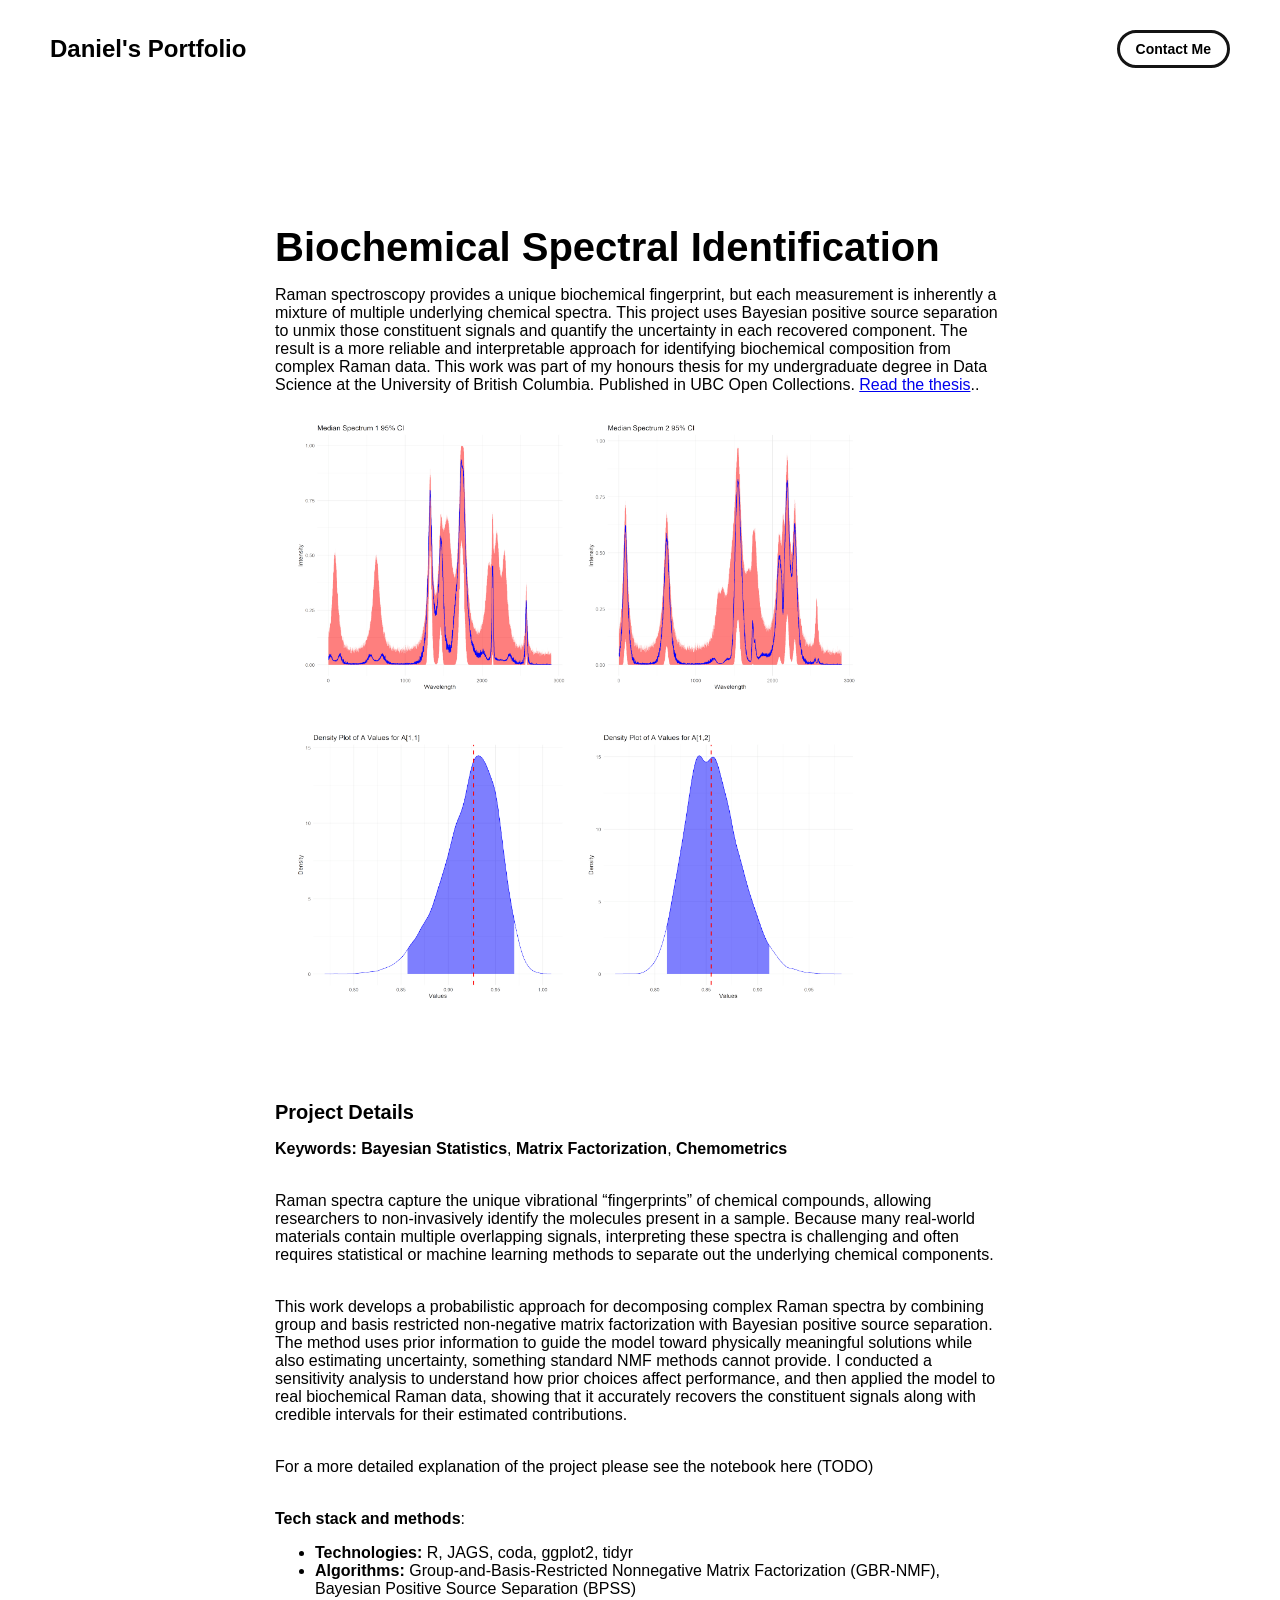
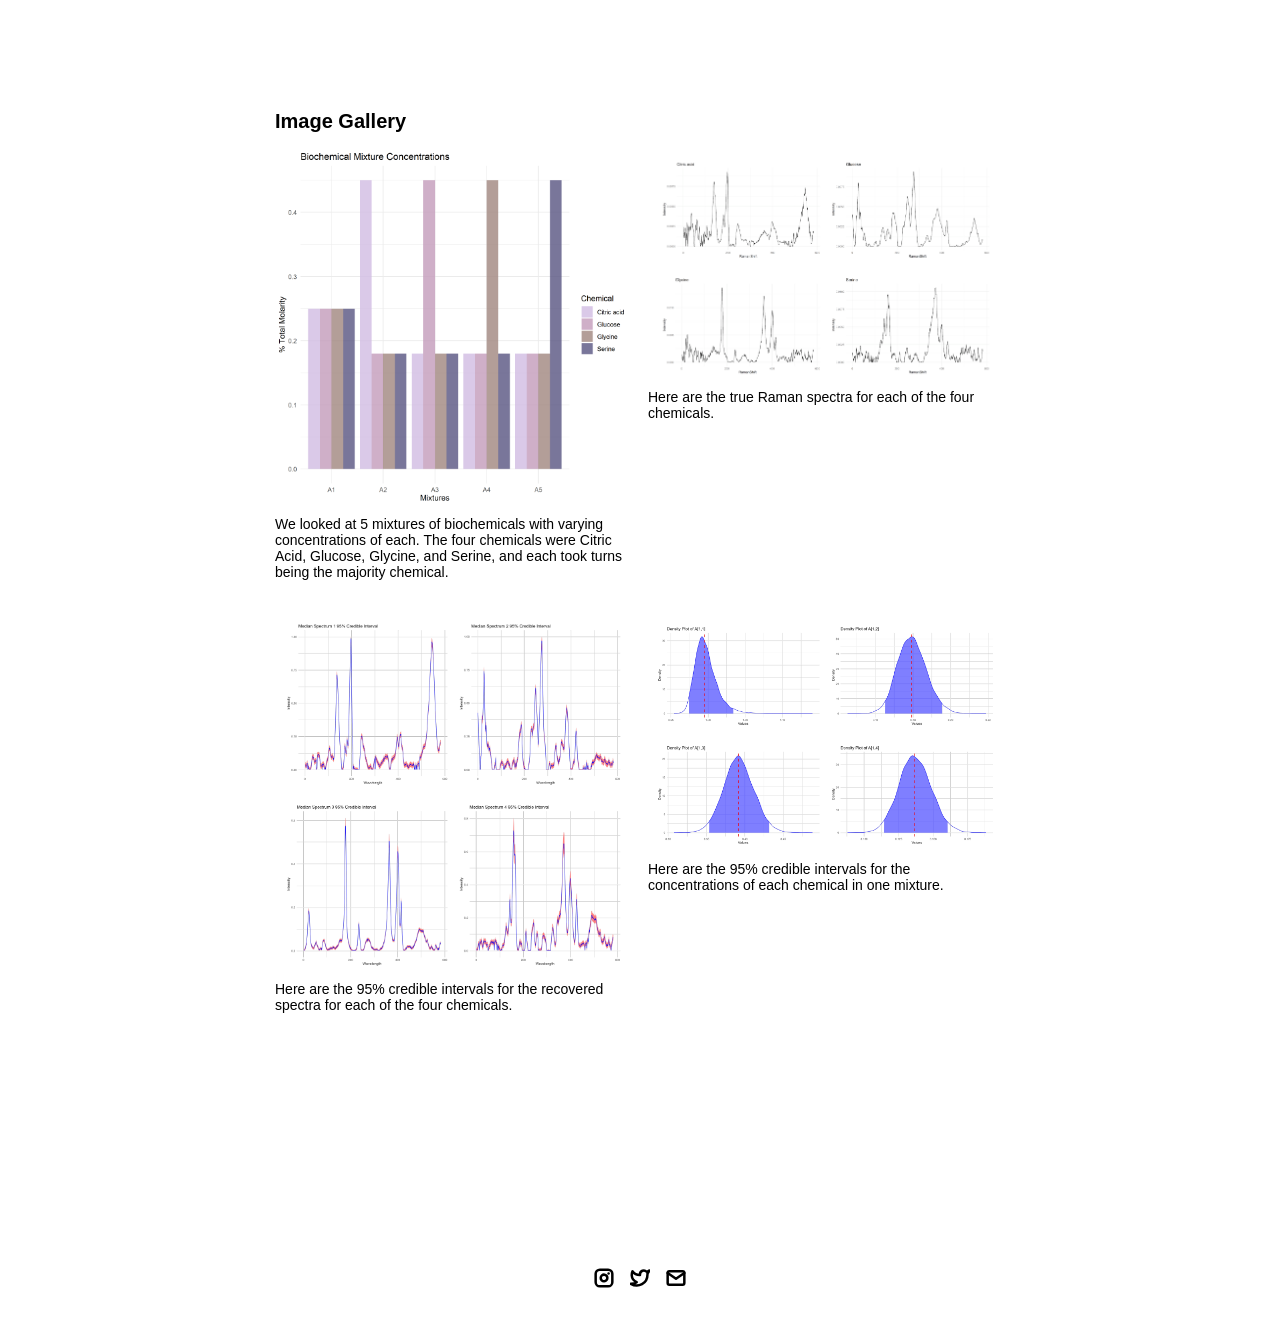
<file: project-pages/project-2.html>
<!DOCTYPE html>
<html lang="en">
  <head>
    <meta charset="utf-8">
    <title>Daniel's Portfolio</title>
    <meta name="description" content="Biochemical Spectral Identification - Daniel Krasnov">
    <meta name="viewport" content="width=device-width, initial-scale=1" />
    <link rel="icon" href="../assets/images/1311.png" />
    <link rel="stylesheet" href="../css/layout.css">
    <link rel="stylesheet" href="../css/typography.css">
    <link rel="stylesheet" href="../css/utilities.css">
    <script defer src="../js/script.js"></script>
  </head>

  <body>
    <!-- NAVBAR -->
    <div class="navbar">
      <a class="nav-title-link" href="../index.html">
        <span class="nav-title">Daniel's Portfolio</span>
      </a>
      <a class="button" href="mailto:danielakrasnov@outlook.com">
        <span class="button-text">Contact Me</span>
      </a>
    </div>

    <!-- MAIN PAGE CONTENT -->
    <div id="main-content">

      <!-- PROJECT HEADER -->
      <div id="project-header">
        <div class="main-title">Biochemical Spectral Identification</div>

        <div class="body-text">
          Raman spectroscopy provides a unique biochemical fingerprint, but each measurement is inherently a mixture of multiple underlying chemical spectra. This project uses Bayesian positive source separation to unmix those constituent signals and quantify the uncertainty in each recovered component. The result is a more reliable and interpretable approach for identifying biochemical composition from complex Raman data. This work was part of my honours thesis for my undergraduate degree in Data Science at the University of British Columbia. Published in UBC Open Collections. <a href="https://open.library.ubc.ca/soa/cIRcle/collections/undergraduateresearch/52966/items/1.0443983" target="_blank" rel="noopener noreferrer">Read the thesis</a>.</a>.
        </div>

        <img class="project-header-image" src="../assets/images/project-2-img-1.PNG" alt="Entropy publication cover">
      </div>

      <!-- PROJECT DETAILS -->
      <div id="project-details">
        <div class="subheader-text">Project Details</div>
        <div class="project-details-content">
          <div class="body-text">
            <strong>Keywords:</strong> <strong>Bayesian Statistics</strong>, <strong>Matrix Factorization</strong>, <strong>Chemometrics</strong>
          </div>

          <div class="body-text">
            Raman spectra capture the unique vibrational “fingerprints” of chemical compounds, allowing researchers to non-invasively identify the molecules present in a sample. Because many real-world materials contain multiple overlapping signals, interpreting these spectra is challenging and often requires statistical or machine learning methods to separate out the underlying chemical components.
          </div>

          <div class="body-text">
            This work develops a probabilistic approach for decomposing complex Raman spectra by combining group and basis restricted non-negative matrix factorization with Bayesian positive source separation. The method uses prior information to guide the model toward physically meaningful solutions while also estimating uncertainty, something standard NMF methods cannot provide. I conducted a sensitivity analysis to understand how prior choices affect performance, and then applied the model to real biochemical Raman data, showing that it accurately recovers the constituent signals along with credible intervals for their estimated contributions.
          </div>

          <div class="body-text">
            For a more detailed explanation of the project please see the notebook here (TODO)
          </div>

          <div class="body-text">
            <strong>Tech stack and methods</strong>:
            <ul>
              <li><strong>Technologies:</strong> R, JAGS, coda, ggplot2, tidyr</li>
              <li><strong>Algorithms:</strong> Group-and-Basis-Restricted Nonnegative Matrix Factorization (GBR-NMF), Bayesian Positive Source Separation (BPSS)</li>
            </ul>
          </div>


        </div>
      </div>

      <!-- IMAGE GALLERY -->
      <div id="project-gallery">
        <div class="subheader-text">Image Gallery</div>
        <div class="project-gallery-content">

          <div class="gallery-image-container half-width">
            <img src="../assets/images/project-2-img-2.png" class="gallery-image" alt="Code snippet">
            <span class="image-caption">
              We looked at 5 mixtures of biochemicals with varying concentrations of each. The four chemicals were Citric Acid, Glucose, Glycine, and Serine, and each took turns being the majority chemical.
            </span>
          </div>

          <div class="gallery-image-container half-width">
            <img src="../assets/images/project-2-img-3.PNG" class="gallery-image" alt="Input mammogram">
            <span class="image-caption">
              Here are the true Raman spectra for each of the four chemicals.
            </span>
          </div>

          <div class="gallery-image-container half-width">
            <img src="../assets/images/project-2-img-4.PNG" class="gallery-image" alt="Input mammogram">
            <span class="image-caption">
              Here are the 95% credible intervals for the recovered spectra for each of the four chemicals.
            </span>
          </div>

          <div class="gallery-image-container half-width">
            <img src="../assets/images/project-2-img-5.PNG" class="gallery-image" alt="Input mammogram">
            <span class="image-caption">
              Here are the 95% credible intervals for the concentrations of each chemical in one mixture.
            </span>
          </div>

         

        </div>
      </div>

    </div>

    <!-- FOOTER -->
    <div id="footer">
      <a class="icon-link" target="_blank" href="https://twitter.com/whitevans_eth" rel="noopener noreferrer">
        <img src="../assets/icons/instagram.svg" class="footer-icon" alt="instagram icon"/>
      </a>

      <a class="icon-link" target="_blank" href="https://twitter.com/whitevans_eth" rel="noopener noreferrer">
        <img src="../assets/icons/twitter.svg" class="footer-icon" alt="twitter icon"/>
      </a>

      <a class="icon-link" href="mailto:danielakrasnov@outlook.com">
        <img src="../assets/icons/mail.svg" class="footer-icon" alt="mail icon"/>
      </a>
    </div>

  </body>
</html>
</file>
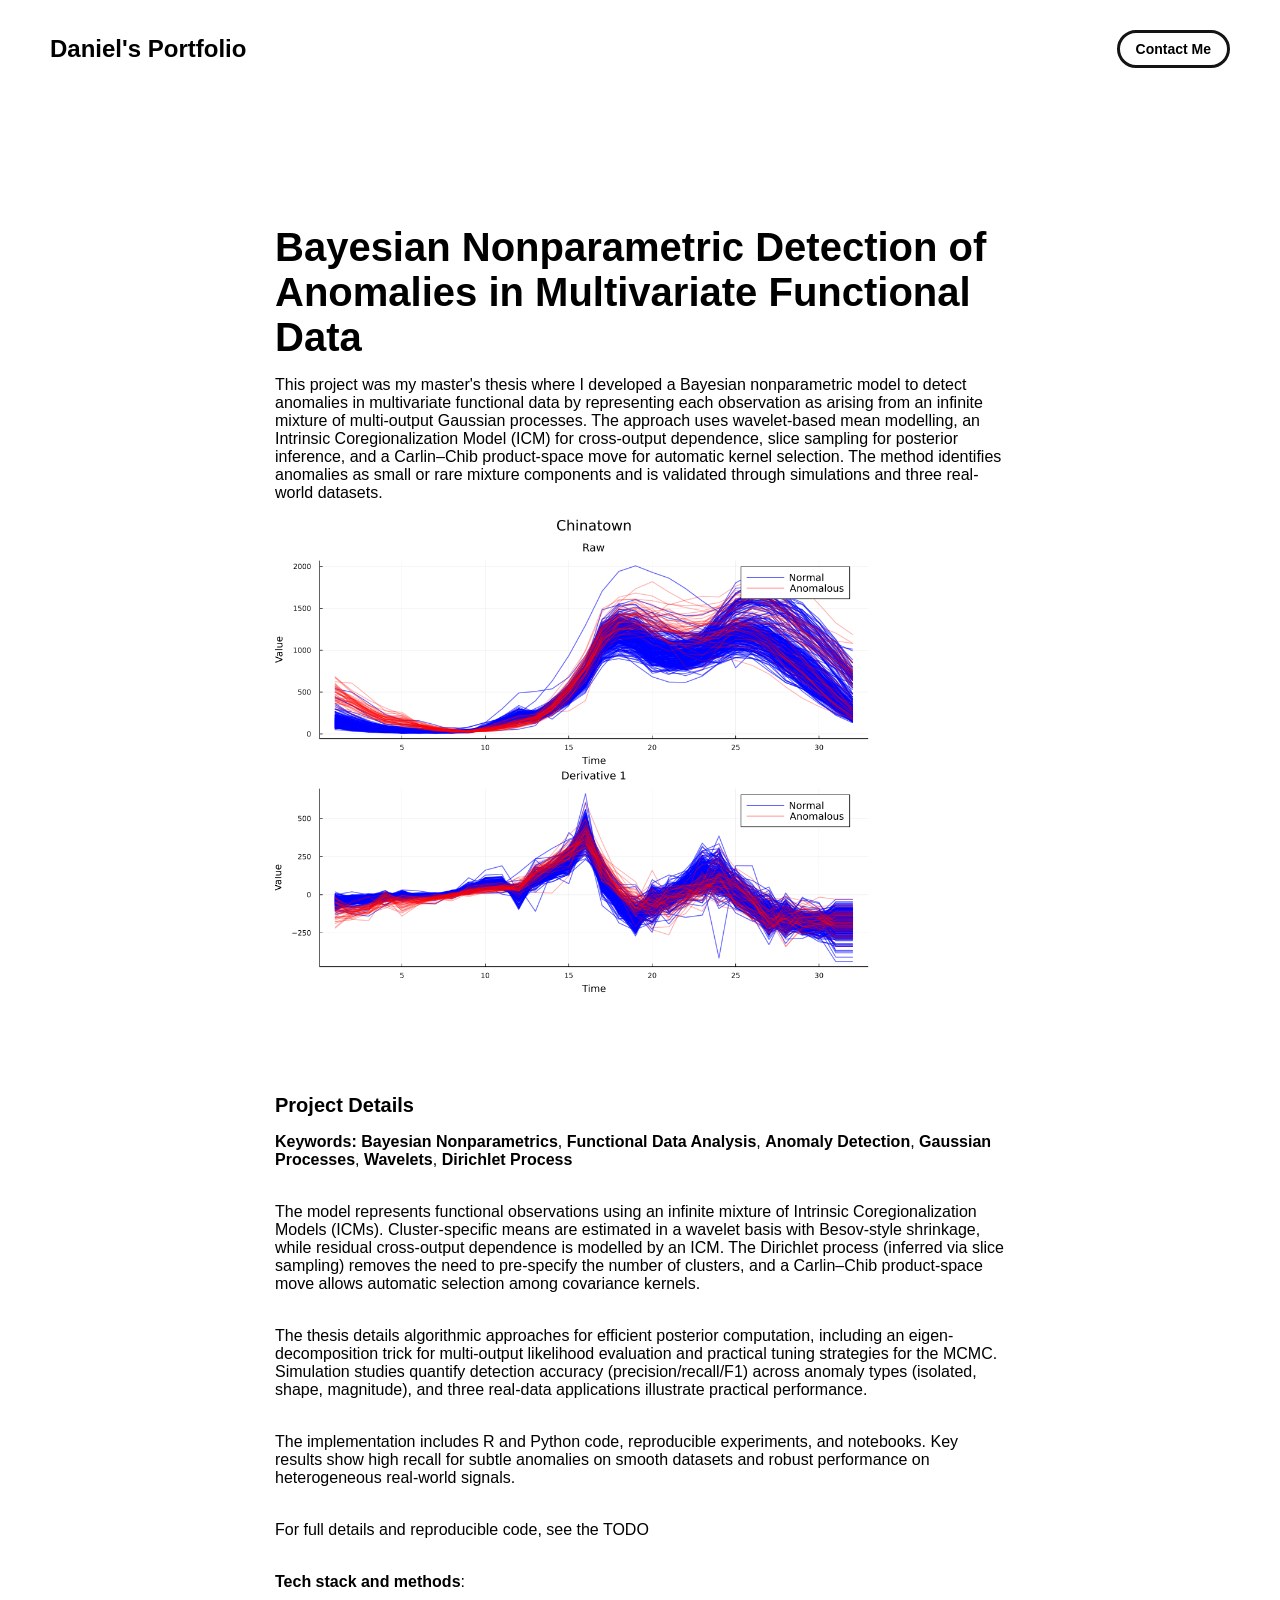
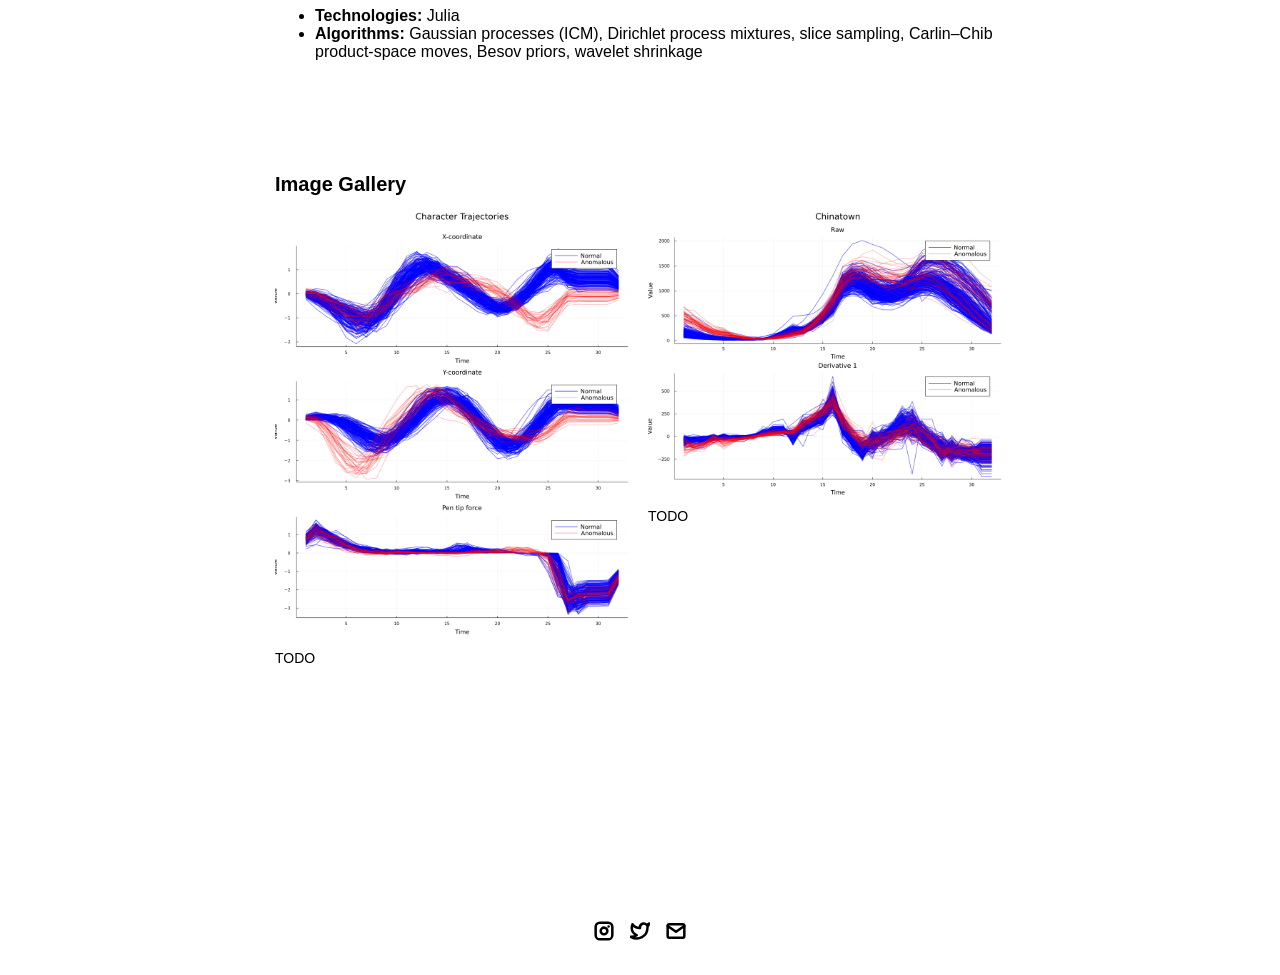
<file: project-pages/project-3.html>
<!DOCTYPE html>
<html lang="en">
  <head>
    <meta charset="utf-8">
    <title>Bayesian Functional Anomaly Detection</title>
    <meta name="description" content="Master's thesis — Bayesian nonparametric detection of anomalies in multivariate functional data (Daniel Krasnov)">
    <meta name="viewport" content="width=device-width, initial-scale=1" />
    <link rel="icon" href="../assets/images/1311.png" />
    <link rel="stylesheet" href="../css/layout.css">
    <link rel="stylesheet" href="../css/typography.css">
    <link rel="stylesheet" href="../css/utilities.css">
    <script defer src="../js/script.js"></script>
  </head>

  <body>
    <!-- NAVBAR -->
    <div class="navbar">
      <a class="nav-title-link" href="../index.html">
        <span class="nav-title">Daniel's Portfolio</span>
      </a>
      <a class="button" href="mailto:danielakrasnov@outlook.com">
        <span class="button-text">Contact Me</span>
      </a>
    </div>

    <!-- MAIN PAGE CONTENT -->
    <div id="main-content">

      <!-- PROJECT HEADER -->
      <div id="project-header">
        <div class="main-title">Bayesian Nonparametric Detection of Anomalies in Multivariate Functional Data</div>

        <div class="body-text">
          This project was my master's thesis where I developed a Bayesian nonparametric model to detect anomalies in multivariate functional data by representing each observation as arising from an infinite mixture of multi-output Gaussian processes. The approach uses wavelet-based mean modelling, an Intrinsic Coregionalization Model (ICM) for cross-output dependence, slice sampling for posterior inference, and a Carlin–Chib product-space move for automatic kernel selection. The method identifies anomalies as small or rare mixture components and is validated through simulations and three real-world datasets.
        </div>

        <img class="project-header-image" src="../assets/images/project-3-img-2.png" alt="Thesis cover: Bayesian nonparametric detection of anomalies">
      </div>

      <!-- PROJECT DETAILS -->
      <div id="project-details">
        <div class="subheader-text">Project Details</div>
        <div class="project-details-content">
          <div class="body-text">
            <strong>Keywords:</strong> <strong>Bayesian Nonparametrics</strong>, <strong>Functional Data Analysis</strong>, <strong>Anomaly Detection</strong>, <strong>Gaussian Processes</strong>, <strong>Wavelets</strong>, <strong>Dirichlet Process</strong>
          </div>

          <div class="body-text">
             The model represents functional observations using an infinite mixture of Intrinsic Coregionalization Models (ICMs). Cluster-specific means are estimated in a wavelet basis with Besov-style shrinkage, while residual cross-output dependence is modelled by an ICM. The Dirichlet process (inferred via slice sampling) removes the need to pre-specify the number of clusters, and a Carlin–Chib product-space move allows automatic selection among covariance kernels.
          </div>

          <div class="body-text">
            The thesis details algorithmic approaches for efficient posterior computation, including an eigen-decomposition trick for multi-output likelihood evaluation and practical tuning strategies for the MCMC. Simulation studies quantify detection accuracy (precision/recall/F1) across anomaly types (isolated, shape, magnitude), and three real-data applications illustrate practical performance.
          </div>

          <div class="body-text">
            The implementation includes R and Python code, reproducible experiments, and notebooks. Key results show high recall for subtle anomalies on smooth datasets and robust performance on heterogeneous real-world signals.
          </div>

          <div class="body-text">
            For full details and reproducible code, see the  TODO
          </div>

          <div class="body-text">
            <strong>Tech stack and methods</strong>:
            <ul>
              <li><strong>Technologies:</strong> Julia</li>
              <li><strong>Algorithms:</strong> Gaussian processes (ICM), Dirichlet process mixtures, slice sampling, Carlin–Chib product-space moves, Besov priors, wavelet shrinkage</li>
            </ul>
          </div>


        </div>
      </div>

      <!-- IMAGE GALLERY -->
      <div id="project-gallery">
        <div class="subheader-text">Image Gallery</div>
        <div class="project-gallery-content">

          <div class="gallery-image-container half-width">
            <img src="../assets/images/project-3-img-1.png" class="gallery-image" alt="Simulated anomalies example">
            <span class="image-caption">TODO</span>
          </div>

          <div class="gallery-image-container half-width">
            <img src="../assets/images/project-3-img-2.png" class="gallery-image" alt="Real-data classification">
            <span class="image-caption">TODO</span>
          </div>

         

        </div>
      </div>

    </div>

    <!-- FOOTER -->
    <div id="footer">
      <a class="icon-link" target="_blank" href="https://twitter.com/whitevans_eth" rel="noopener noreferrer">
        <img src="../assets/icons/instagram.svg" class="footer-icon" alt="instagram icon"/>
      </a>

      <a class="icon-link" target="_blank" href="https://twitter.com/whitevans_eth" rel="noopener noreferrer">
        <img src="../assets/icons/twitter.svg" class="footer-icon" alt="twitter icon"/>
      </a>

      <a class="icon-link" href="mailto:danielakrasnov@outlook.com">
        <img src="../assets/icons/mail.svg" class="footer-icon" alt="mail icon"/>
      </a>
    </div>

  </body>
</html>
</file>
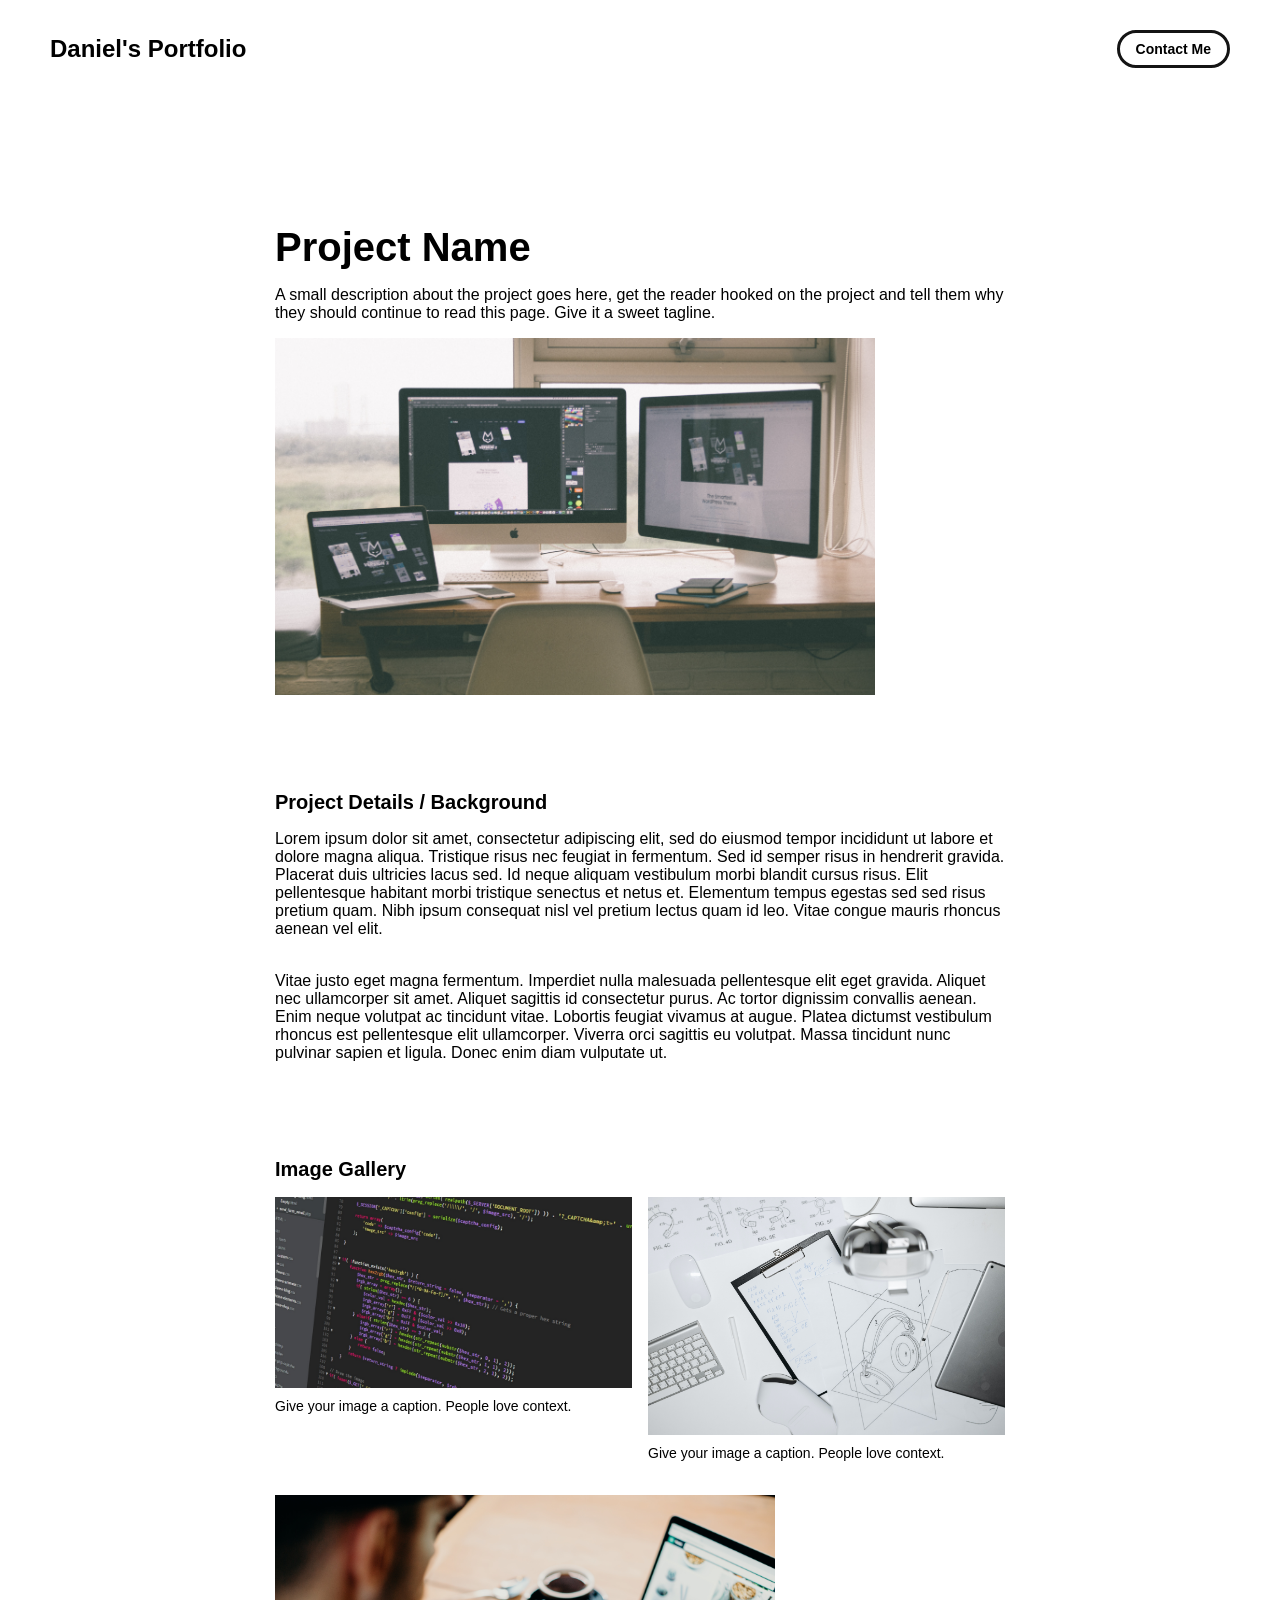
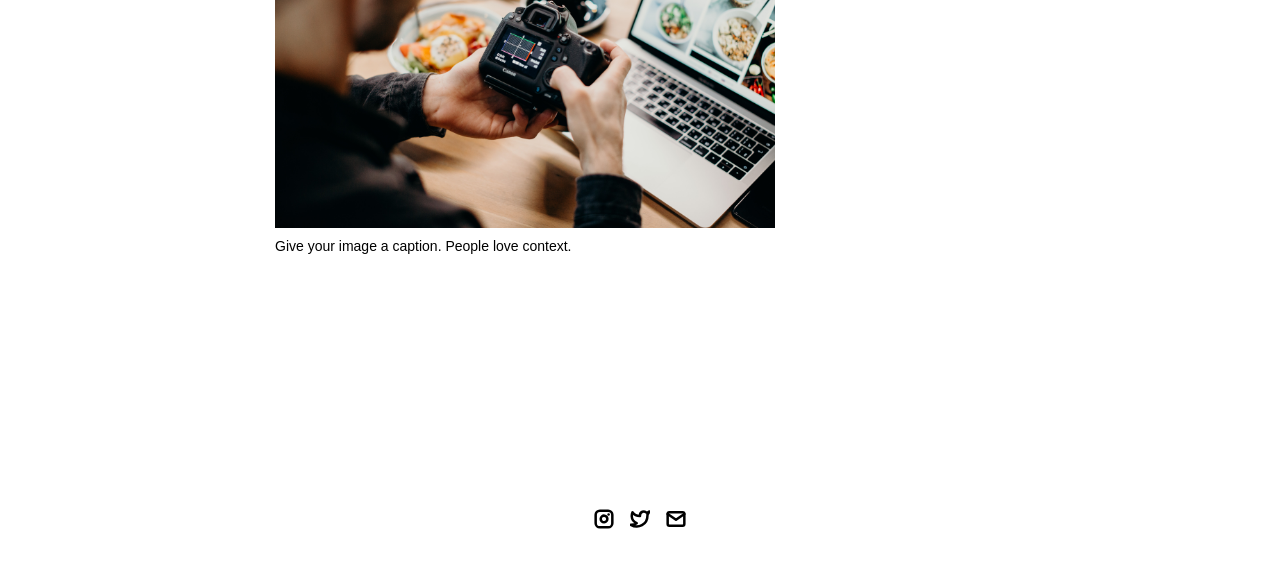
<file: project-pages/project-template.html>
<!-- 
  IMPORTANT! 
  
  Keep this file unchanged to use as a template for all future project pages. 

  For every new project you add to your portfolio, make a copy of this file in the
  'project-pages' folder with a name related to the project.
-->


<!DOCTYPE html>
<html lang="en">
	<head>
		<meta charset="utf-8">
    <!-- 
      TODO

      Upload your Unemployable (or whatever photo you like) to the assets/images folder
      and change the name of the image below to match the uploaded one

      Change the title in the <title> tag to whatever you would like the title of your portfolio to be

      This should be the same across all pages.
     -->
     <link rel="icon" href="../assets/images/1311.png" />
     <title>Unemployables Portfolio</title>
    <meta name="description" content="A portfolio template for the Unemployables community.">
    <meta name="viewport" content="width=device-width, initial-scale=1" />

		<link rel="stylesheet" href="../css/layout.css">
    <link rel="stylesheet" href="../css/typography.css">
    <link rel="stylesheet" href="../css/utilities.css">

		<script defer src="../js/script.js"></script>
	</head>
	<body>
    <!-- NAVBAR -->
    <div class="navbar">
      <a class="nav-title-link" href="../index.html">
        <!-- 
          TODO - Change the "Portfolio Title" to whatever you want displayed in the top left

          (this should be the same across all pages)
         -->
        <span class="nav-title">Daniel's Portfolio</span>
        <!-- 
          TODO - Change the email after 'mailto:' to your email address for contact 
        
          (this should be the same across all pages)
        -->
        <a class="button" href="mailto:danielakrasnov@outlook.com">
          <span class="button-text">Contact Me</span>
        </a>
      </a>
    </div>

    <!-- MAIN PAGE CONTENT -->
    <div id="main-content">

      <!-- PROJECT HEADER -->
      <div id="project-header">
          <!-- 
            TODO

            - Change the 'main-title' text to the name of your project
            - Change the 'body-text' text to a short and sweet description of your project (maybe the same as the one on the project card)
            - Change "desktop.jpeg" to the image filename you uploaded in the assets/images folder.
          -->
        <div class="main-title">Project Name</div>
        <div class="body-text">A small description about the project goes here, get the reader hooked on the project and tell them why they should continue to read this page. Give it a sweet tagline.</div>
        <image class="project-header-image" src="../assets/images/desktop.jpeg">
      </div>

      <!-- PROJECT DETAILS -->
      <!-- 
        TODO

        - Change the 'subheader-text' to whatever header you want for project details
        - Add paragraphs using the <div class="body-text"></div> elements in the "project-details-content"
      -->
      <div id="project-details">
        <div class="subheader-text">Project Details / Background</div>
        <div class="project-details-content">
          <div class="body-text">Lorem ipsum dolor sit amet, consectetur adipiscing elit, sed do eiusmod tempor incididunt ut labore et dolore magna aliqua. Tristique risus nec feugiat in fermentum. Sed id semper risus in hendrerit gravida. Placerat duis ultricies lacus sed. Id neque aliquam vestibulum morbi blandit cursus risus. Elit pellentesque habitant morbi tristique senectus et netus et. Elementum tempus egestas sed sed risus pretium quam. Nibh ipsum consequat nisl vel pretium lectus quam id leo. Vitae congue mauris rhoncus aenean vel elit.</div>
          <div class="body-text">Vitae justo eget magna fermentum. Imperdiet nulla malesuada pellentesque elit eget gravida. Aliquet nec ullamcorper sit amet. Aliquet sagittis id consectetur purus. Ac tortor dignissim convallis aenean. Enim neque volutpat ac tincidunt vitae. Lobortis feugiat vivamus at augue. Platea dictumst vestibulum rhoncus est pellentesque elit ullamcorper. Viverra orci sagittis eu volutpat. Massa tincidunt nunc pulvinar sapien et ligula. Donec enim diam vulputate ut.</div>
        </div>
      </div>

      <!-- IMAGE GALLERY -->
      <div id="project-gallery">
        <!-- TODO - Change the 'subheader-text' to whatever you want the Gallery section header to say -->
        <div class="subheader-text">Image Gallery</div>
        <div class="project-gallery-content">
            <!-- 
              TODO

              This is where the images in the gallery live. Here's a simple gallery image for you to copy:

              Full Width Image:

                <div class="gallery-image-container">
                  <img src="../assets/images/IMAGE_NAME" class="gallery-image">
                  <span class="image-caption">IMAGE_CAPTION</span>
                </div>

              Half Width Image: 

                <div class="gallery-image-container half-width">
                  <img src="../assets/images/IMAGE_NAME" class="gallery-image">
                  <span class="image-caption">IMAGE_CAPTION</span>
                </div>

              - To add an image to the this area, copy one of the above, paste it below this comment, and change the following:
                  - IMAGE_NAME: the name of the image file in assets/images
                  - IMAGE_CAPTION: to the caption of the image
            -->
            <div class="gallery-image-container half-width">
              <img src="../assets/images/code.jpeg" class="gallery-image">
              <span class="image-caption">Give your image a caption. People love context.</span>
            </div>
            <div class="gallery-image-container half-width">
              <img src="../assets/images/sketchbook.jpeg" class="gallery-image">
              <span class="image-caption">Give your image a caption. People love context.</span>
            </div>
            <div class="gallery-image-container">
              <img src="../assets/images/camera.jpeg" class="gallery-image">
              <span class="image-caption">Give your image a caption. People love context.</span>
            </div>
        </div>
      </div>
    </div>

    <!-- FOOTER -->
    <div id="footer">
      <!-- 
        TODO - Change href to your Instagram account (can also delete entire "a" element if no Instagram) 

        This should be the same across all pages.
      -->
      <a class="icon-link" target="_blank" href="https://twitter.com/whitevans_eth">
        <image src="../assets/icons/instagram.svg" class="footer-icon"/>
      </a>
      <!-- 
        TODO - Change href to your Twitter account (can also delete entire "a" element if no Twitter) 
      
        This should be the same across all pages.
      -->
      <a class="icon-link" target="_blank" href="https://twitter.com/whitevans_eth">
        <image src="../assets/icons/twitter.svg" class="footer-icon"/>
      </a>
      <!-- 
        TODO - Change the email after "mailto" to your contact email 
      
        This should be the same across all pages.
      -->
      <a class="icon-link" href="mailto:danielakrasnov@outlook.com">
        <image src="../assets/icons/mail.svg" class="footer-icon"/>
      </a>
    </div>

	</body>
</html>
</file>
<file: css/layout.css>
* {
  box-sizing: border-box;
}

html {
  text-size-adjust: none;
  -webkit-text-size-adjust: none;
  -moz-text-size-adjust: none;
  -ms-text-size-adjust: none;
}

body {
  margin: 0;
  -webkit-font-smoothing: antialiased;
  -moz-osx-font-smoothing: grayscale;
}




/* Main Page Layout */

#main-content {
  margin: 225px 425px;
  display: flex;
  flex-direction: column;
  gap: 96px;
}




/* Portfolio Header */

#portfolio-header {
  display: flex;
  gap: 20px;
  align-items: center;
}

#portfolio-header-image-container {
  display: flex;
  flex-direction: column;
  gap: 10px;
  flex-basis: 50%;
}

.portfolio-header-image {
  width: 100%;
  height: auto;
  /* Crop options - choose one style: */
  
  /* Option 1: Square crop */
  aspect-ratio: 1;
  object-fit: cover;
  object-position: center;
  
  /* Option 2: Circular crop (round profile picture) - uncomment to use */
  /* border-radius: 50%; */
  
  /* Option 3: Custom aspect ratio (e.g., 4:3) - uncomment and modify */
  /* aspect-ratio: 4 / 3; */
}

#portfolio-header-text-container {
  display: flex;
  flex-direction: column;
  gap: 34px;
  flex-basis: 50%;
}




/* About Section */

#about-section {
  display: flex;
  flex-direction: column;
  gap: 16px;
}

.about-section-content {
  display: flex;
  flex-direction: column;
  gap: 34px;
}

/* Skills Section */

#skills-section {
  display: flex;
  flex-direction: column;
  gap: 16px;
}

.skills-section-content {
  display: flex;
  flex-direction: column;
  gap: 34px;
}




/* Project Section */

#my-work-section {
  display: flex;
  flex-direction: column;
  gap: 16px;
}

.projects-container {
  display: flex;
  gap: 34px 16px;
  flex-wrap: wrap;
}

    /* Project Cards */

    .project-card {
      max-width: calc((100% - 32px) / 3);
      display: flex;
      flex-direction: column;
      gap: 34px;
    }

    .project-card-text-container {
      flex-direction: column;
      display: flex;
      gap: 16px
    }

    .project-image {
      width: 100%;
      height: 200px;
      object-fit: cover;
      object-position: center;
    }




/* Project Pages */

#project-header {
  display: flex;
  flex-direction: column;
  gap: 16px;
}

.project-header-image {
  width: 100%;
  max-width: 600px;
  height: auto;
}

#project-details {
  display: flex;
  flex-direction: column;
  gap: 16px;
}

.project-details-content {
  display: flex;
  flex-direction: column;
  gap: 34px;
}

    /* Project Gallery */

    #project-gallery {
      display: flex;
      flex-direction: column;
      gap: 16px;
    }

    .project-gallery-content {
      display: flex;
      flex-wrap: wrap;
      gap: 34px 16px;
    }

    .gallery-image-container {
      width: 100%;
      display: flex;
      flex-direction: column;
      gap: 10px;
    }

    .gallery-image-container.half-width {
      width: calc((100% - 16px) / 2);
    }

    .gallery-image {
      width: 100%;
      max-width: 500px;
      height: auto;
    }


/* Extra Extra large devices (large laptops and desktops, 1200px and below) */
@media only screen and (max-width: 1600px) {
  #main-content {
    margin: 225px 275px;
  }
}

/* Extra large devices (large laptops and desktops, 1200px and below) */
@media only screen and (max-width: 1200px) {
  #main-content {
    margin: 225px 175px;
  }
}

/* Large devices (laptops/desktops, 1000px and below) */
@media only screen and (max-width: 1000px) {
  #main-content {
    margin: 225px 75px;
  }
}

/* Small devices (portrait tablets and large phones, 800px and below) */
@media only screen and (max-width: 800px) {
  #main-content {
    margin: 150px 50px;
  }

  #portfolio-header {
    flex-direction: column;
  }

  .project-card {
    max-width: calc((100% - 16px) / 2);
  }
}

/* Small devices (portrait tablets and large phones, 600px and below) */
@media only screen and (max-width: 600px) {
  #main-content {
    margin: 125px 20px;
  }

  .project-card {
    max-width: 100%;
  }
}
</file>
<file: css/typography.css>
body {
  font-family: "Helvetica Neue", Helvetica, Arial, sans-serif;
}

.nav-title {
  font-weight: 700;
  font-size: 24px;
}

.button-text {
  font-size: 14px;
  font-weight: 700;
}

.image-caption {
  font-size: 14px;
  font-weight: 500;
}

.main-title {
  font-size: 40px;
  font-weight: 700;
}

.subheader-text {
  font-size: 20px;
  font-weight: 700;
}

.body-text {
  font-size: 16px;
  font-weight: 500;
}

.project-card-text {
  /* Removed line-clamp restriction to allow full text display */
}

.project-title {
  overflow: hidden;
  text-overflow: ellipsis;
  display: -webkit-box;
  -webkit-line-clamp: 1;
  -webkit-box-orient: vertical;
}
</file>
<file: css/utilities.css>
/* Icons */

.right-arrow-icon {
  width: 16px;
  height: 16px;
  margin-top: 1px;
}

.footer-icon {
  width: 20px;
  height: 20px;
}

a.icon-link {
  transition: transform 200ms ease-in-out;
}

a.icon-link:hover {
  cursor: pointer;
  stroke-width: 5;
  margin: 0;
  transform: rotate(15deg);
}


/* Navbar Styling */

.navbar {
  width: 100%;
  padding: 30px 50px;
  display: flex;
  justify-content: space-between;
  align-items: center;
  position: fixed;
  top: 0;
  left: 0;
}

.nav-title-link {
  color: black;
  text-decoration: none;
}

.nav-title-link:hover {
  text-decoration: underline;
}

/* Small devices (portrait tablets and large phones, 800px and below) */
@media only screen and (max-width: 800px) {
  .navbar {
    padding: 20px 20px;
    background-color: white
  }
}


/* Button Styling */

a.button {
  padding: 8px 16px;
  border: 3px solid #141414;
  border-radius: 50px;
  color: black;
  text-decoration: none;
  width: fit-content;
  display: flex;
  gap: 5px;
  align-items: center;
}

a.button:hover {
  text-decoration: underline;
  text-decoration-thickness: 2px;
  cursor: pointer;
}


/* Footer Styling */

#footer {
  width: 100%;
  display: flex;
  padding: 30px 50px;
  justify-content: center;
  align-items: center;
  gap: 16px;
}

/* Link Styling */
a.no-underline {
  text-decoration: none;
  color: black
}

a.no-underline:hover {
  text-decoration: underline;
  cursor: pointer;
}

/* Small devices (portrait tablets and large phones, 800px and below) */
@media only screen and (max-width: 800px) {
  #footer {
    padding: 20px 20px;
  }
}
</file>
